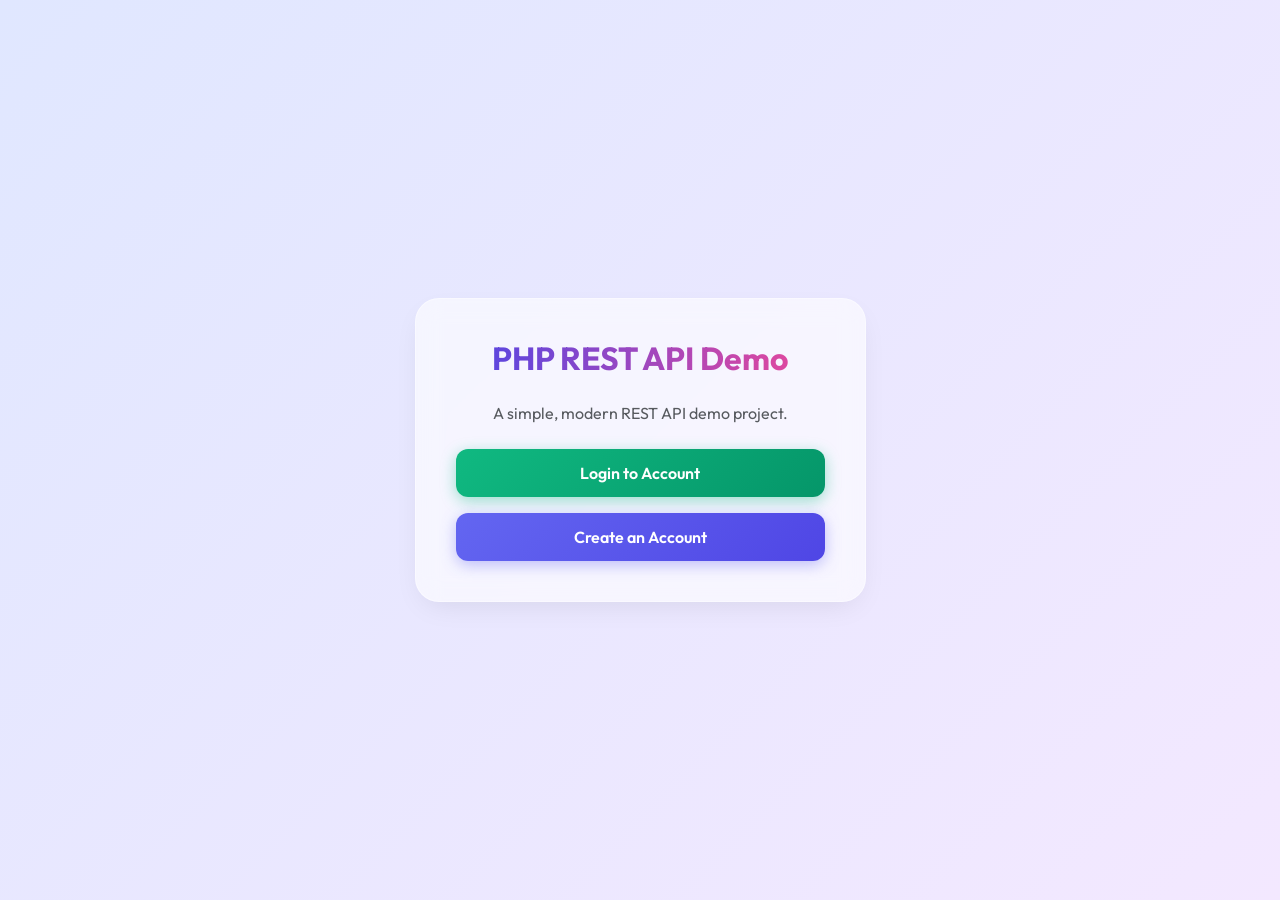
<file: 08_RESTAPI_Integration/index.html>
<!DOCTYPE html>
<html lang="en">
<head>
    <meta charset="UTF-8">
    <meta name="viewport" content="width=device-width, initial-scale=1.0">
    <title>PHP REST API Demo</title>
    <link href="https://cdn.jsdelivr.net/npm/bootstrap@5.3.3/dist/css/bootstrap.min.css" rel="stylesheet">
    <link rel="stylesheet" href="style.css">
</head>
<body>
    <div class="container py-5 text-center">
        <div class="row justify-content-center">
            <div class="col-md-6 col-lg-5">
                <div class="glass-card">
                    <h2 class="title-glow mb-4">PHP REST API Demo</h2>
                    <p class="text-muted mb-4">A simple, modern REST API demo project.</p>
                    <div class="d-grid gap-3">
                        <a href="login.html" class="btn btn-custom btn-success-custom">Login to Account</a>
                        <a href="register.html" class="btn btn-custom btn-primary-custom">Create an Account</a>
                    </div>
                </div>
            </div>
        </div>
    </div>
</body>
</html>
</file>
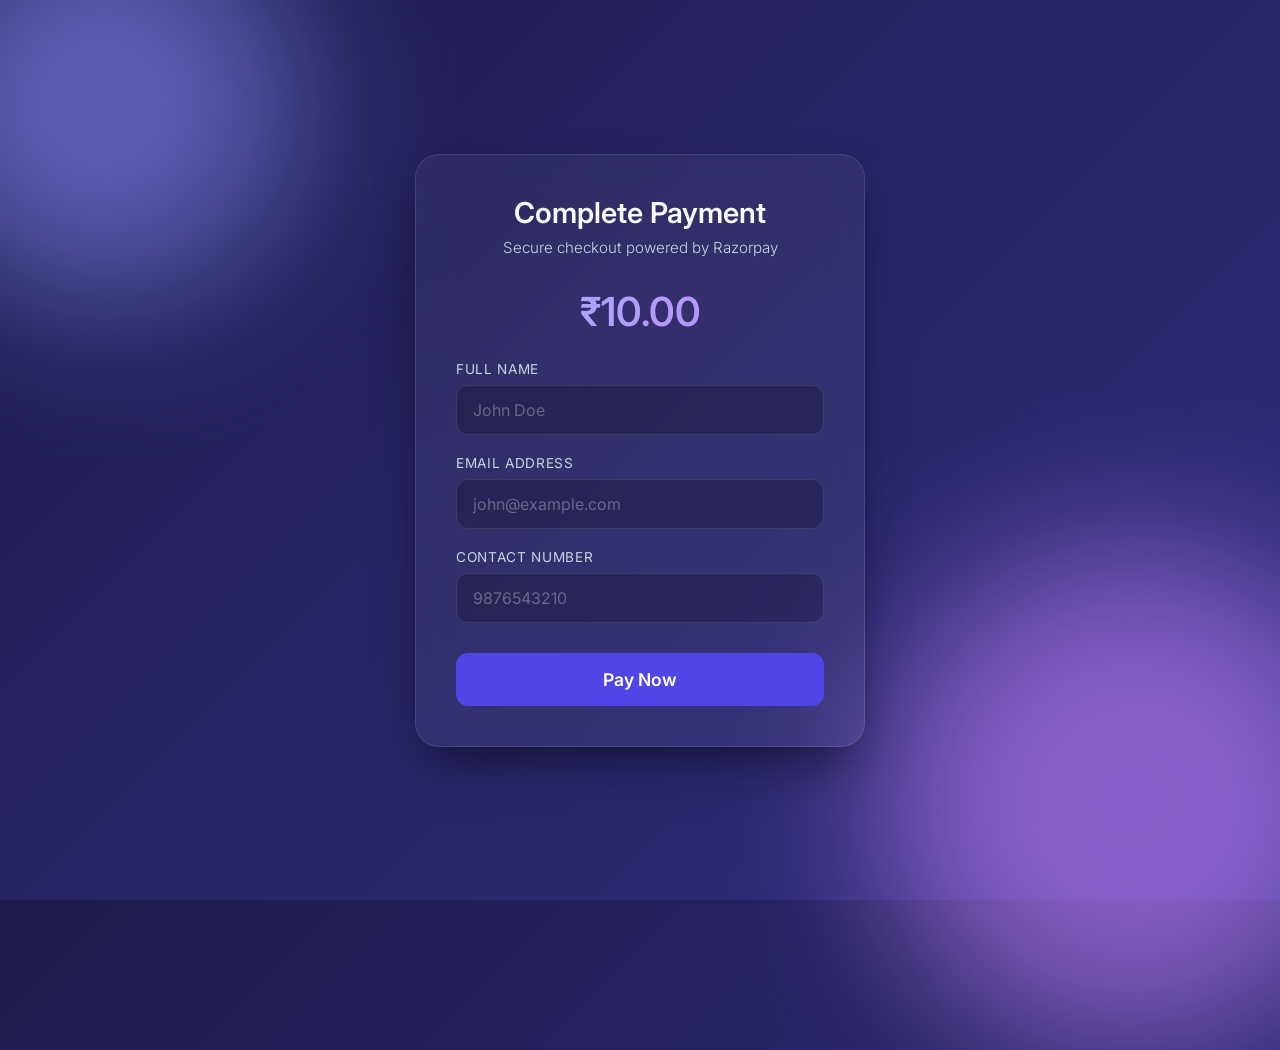
<file: 09_Razorpay_Pay_Integration/index.html>
<!DOCTYPE html>
<html lang="en">
<head>
  <meta charset="UTF-8">
  <meta name="viewport" content="width=device-width, initial-scale=1.0">
  <title>Premium Checkout</title>
  <link rel="preconnect" href="https://fonts.googleapis.com">
  <link rel="preconnect" href="https://fonts.gstatic.com" crossorigin>
  <link href="https://fonts.googleapis.com/css2?family=Inter:wght@300;400;600&display=swap" rel="stylesheet">
  <style>
    :root {
      --primary: #4f46e5;
      --primary-hover: #4338ca;
      --bg-gradient-1: #1e1b4b;
      --bg-gradient-2: #312e81;
      --glass-bg: rgba(255, 255, 255, 0.05);
      --glass-border: rgba(255, 255, 255, 0.1);
      --text-main: #f8fafc;
      --text-muted: #cbd5e1;
    }

    * {
      box-sizing: border-box;
      margin: 0;
      padding: 0;
      font-family: 'Inter', sans-serif;
    }

    body {
      background: linear-gradient(135deg, var(--bg-gradient-1), var(--bg-gradient-2));
      min-height: 100vh;
      display: flex;
      align-items: center;
      justify-content: center;
      color: var(--text-main);
      overflow: hidden;
      position: relative;
    }

    /* Animated background blobs */
    .blob {
      position: absolute;
      border-radius: 50%;
      filter: blur(80px);
      z-index: 0;
      opacity: 0.6;
      animation: float 10s infinite alternate ease-in-out;
    }
    .blob-1 {
      width: 400px;
      height: 400px;
      background: #818cf8;
      top: -100px;
      left: -100px;
    }
    .blob-2 {
      width: 500px;
      height: 500px;
      background: #c084fc;
      bottom: -150px;
      right: -100px;
      animation-delay: -5s;
    }

    @keyframes float {
      0% { transform: translate(0, 0) scale(1); }
      100% { transform: translate(30px, 50px) scale(1.1); }
    }

    .glass-card {
      background: var(--glass-bg);
      backdrop-filter: blur(16px);
      -webkit-backdrop-filter: blur(16px);
      border: 1px solid var(--glass-border);
      border-radius: 24px;
      padding: 40px;
      width: 100%;
      max-width: 450px;
      z-index: 1;
      box-shadow: 0 25px 50px -12px rgba(0, 0, 0, 0.5);
      transform: translateY(0);
      transition: transform 0.3s ease, box-shadow 0.3s ease;
    }

    .glass-card:hover {
      transform: translateY(-5px);
      box-shadow: 0 30px 60px -12px rgba(0, 0, 0, 0.6);
    }

    h2 {
      font-weight: 600;
      font-size: 1.8rem;
      margin-bottom: 8px;
      text-align: center;
    }

    p.subtitle {
      text-align: center;
      color: var(--text-muted);
      margin-bottom: 30px;
      font-weight: 300;
      font-size: 0.95rem;
    }

    .form-group {
      margin-bottom: 20px;
    }

    label {
      display: block;
      margin-bottom: 8px;
      font-size: 0.85rem;
      color: var(--text-muted);
      text-transform: uppercase;
      letter-spacing: 0.05em;
    }

    input {
      width: 100%;
      padding: 14px 16px;
      background: rgba(0, 0, 0, 0.2);
      border: 1px solid rgba(255,255,255,0.1);
      border-radius: 12px;
      color: #fff;
      font-size: 1rem;
      outline: none;
      transition: all 0.3s ease;
    }

    input::placeholder {
      color: rgba(255,255,255,0.3);
    }

    input:focus {
      border-color: #818cf8;
      box-shadow: 0 0 0 4px rgba(129, 140, 248, 0.1);
      background: rgba(0, 0, 0, 0.3);
    }

    button {
      width: 100%;
      padding: 16px;
      background: var(--primary);
      color: white;
      border: none;
      border-radius: 12px;
      font-size: 1.1rem;
      font-weight: 600;
      cursor: pointer;
      margin-top: 10px;
      transition: all 0.3s ease;
      position: relative;
      overflow: hidden;
    }

    button::after {
      content: '';
      position: absolute;
      top: 0;
      left: -100%;
      width: 100%;
      height: 100%;
      background: linear-gradient(90deg, transparent, rgba(255,255,255,0.2), transparent);
      transition: left 0.5s ease;
    }

    button:hover {
      background: var(--primary-hover);
      transform: scale(1.02);
      box-shadow: 0 10px 20px -10px var(--primary);
    }

    button:hover::after {
      left: 100%;
    }

    .price-tag {
      text-align: center;
      font-size: 2.5rem;
      font-weight: 600;
      margin-bottom: 25px;
      background: linear-gradient(to right, #a5b4fc, #c084fc);
      -webkit-background-clip: text;
      -webkit-text-fill-color: transparent;
    }
  </style>
</head>
<body>

  <div class="blob blob-1"></div>
  <div class="blob blob-2"></div>

  <div class="glass-card">
    <h2>Complete Payment</h2>
    <p class="subtitle">Secure checkout powered by Razorpay</p>
    
    <div class="price-tag">₹10.00</div>

    <form action="payment.php" method="POST">
      <div class="form-group">
        <label>Full Name</label>
        <input type="text" name="name" placeholder="John Doe" required>
      </div>
      <div class="form-group">
        <label>Email Address</label>
        <input type="email" name="email" placeholder="john@example.com" required>
      </div>
      <div class="form-group">
        <label>Contact Number</label>
        <input type="text" name="contact" placeholder="9876543210" pattern="[0-9]{10}" title="Please enter exactly 10 digits" required>
      </div>
      
      <!-- Amount in paise (1000 = ₹10) -->
      <input type="hidden" name="amount" value="1000"> 
      
      <button type="submit">Pay Now</button>
    </form>
  </div>

</body>
</html>
</file>
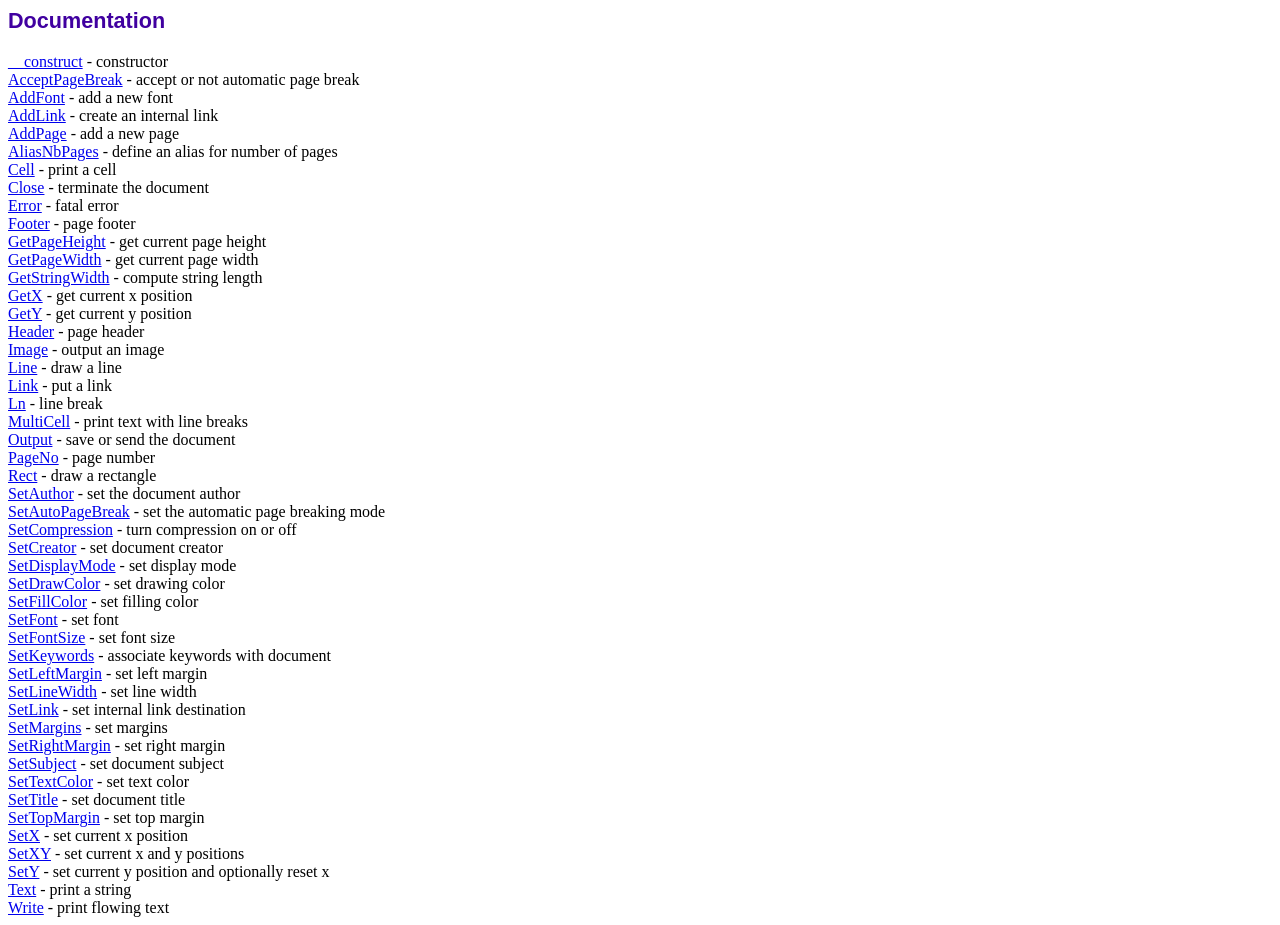
<file: 04_FPDF_PDF_Generation/fpdf19/doc/index.htm>
<!DOCTYPE html PUBLIC "-//W3C//DTD HTML 4.01 Transitional//EN">
<html>
<head>
<meta http-equiv="Content-Type" content="text/html; charset=UTF-8">
<title>Documentation</title>
<link type="text/css" rel="stylesheet" href="../fpdf.css">
</head>
<body>
<h1>Documentation</h1>
<a href="__construct.htm">__construct</a> - constructor<br>
<a href="acceptpagebreak.htm">AcceptPageBreak</a> - accept or not automatic page break<br>
<a href="addfont.htm">AddFont</a> - add a new font<br>
<a href="addlink.htm">AddLink</a> - create an internal link<br>
<a href="addpage.htm">AddPage</a> - add a new page<br>
<a href="aliasnbpages.htm">AliasNbPages</a> - define an alias for number of pages<br>
<a href="cell.htm">Cell</a> - print a cell<br>
<a href="close.htm">Close</a> - terminate the document<br>
<a href="error.htm">Error</a> - fatal error<br>
<a href="footer.htm">Footer</a> - page footer<br>
<a href="getpageheight.htm">GetPageHeight</a> - get current page height<br>
<a href="getpagewidth.htm">GetPageWidth</a> - get current page width<br>
<a href="getstringwidth.htm">GetStringWidth</a> - compute string length<br>
<a href="getx.htm">GetX</a> - get current x position<br>
<a href="gety.htm">GetY</a> - get current y position<br>
<a href="header.htm">Header</a> - page header<br>
<a href="image.htm">Image</a> - output an image<br>
<a href="line.htm">Line</a> - draw a line<br>
<a href="link.htm">Link</a> - put a link<br>
<a href="ln.htm">Ln</a> - line break<br>
<a href="multicell.htm">MultiCell</a> - print text with line breaks<br>
<a href="output.htm">Output</a> - save or send the document<br>
<a href="pageno.htm">PageNo</a> - page number<br>
<a href="rect.htm">Rect</a> - draw a rectangle<br>
<a href="setauthor.htm">SetAuthor</a> - set the document author<br>
<a href="setautopagebreak.htm">SetAutoPageBreak</a> - set the automatic page breaking mode<br>
<a href="setcompression.htm">SetCompression</a> - turn compression on or off<br>
<a href="setcreator.htm">SetCreator</a> - set document creator<br>
<a href="setdisplaymode.htm">SetDisplayMode</a> - set display mode<br>
<a href="setdrawcolor.htm">SetDrawColor</a> - set drawing color<br>
<a href="setfillcolor.htm">SetFillColor</a> - set filling color<br>
<a href="setfont.htm">SetFont</a> - set font<br>
<a href="setfontsize.htm">SetFontSize</a> - set font size<br>
<a href="setkeywords.htm">SetKeywords</a> - associate keywords with document<br>
<a href="setleftmargin.htm">SetLeftMargin</a> - set left margin<br>
<a href="setlinewidth.htm">SetLineWidth</a> - set line width<br>
<a href="setlink.htm">SetLink</a> - set internal link destination<br>
<a href="setmargins.htm">SetMargins</a> - set margins<br>
<a href="setrightmargin.htm">SetRightMargin</a> - set right margin<br>
<a href="setsubject.htm">SetSubject</a> - set document subject<br>
<a href="settextcolor.htm">SetTextColor</a> - set text color<br>
<a href="settitle.htm">SetTitle</a> - set document title<br>
<a href="settopmargin.htm">SetTopMargin</a> - set top margin<br>
<a href="setx.htm">SetX</a> - set current x position<br>
<a href="setxy.htm">SetXY</a> - set current x and y positions<br>
<a href="sety.htm">SetY</a> - set current y position and optionally reset x<br>
<a href="text.htm">Text</a> - print a string<br>
<a href="write.htm">Write</a> - print flowing text<br>
</body>
</html>
</file>
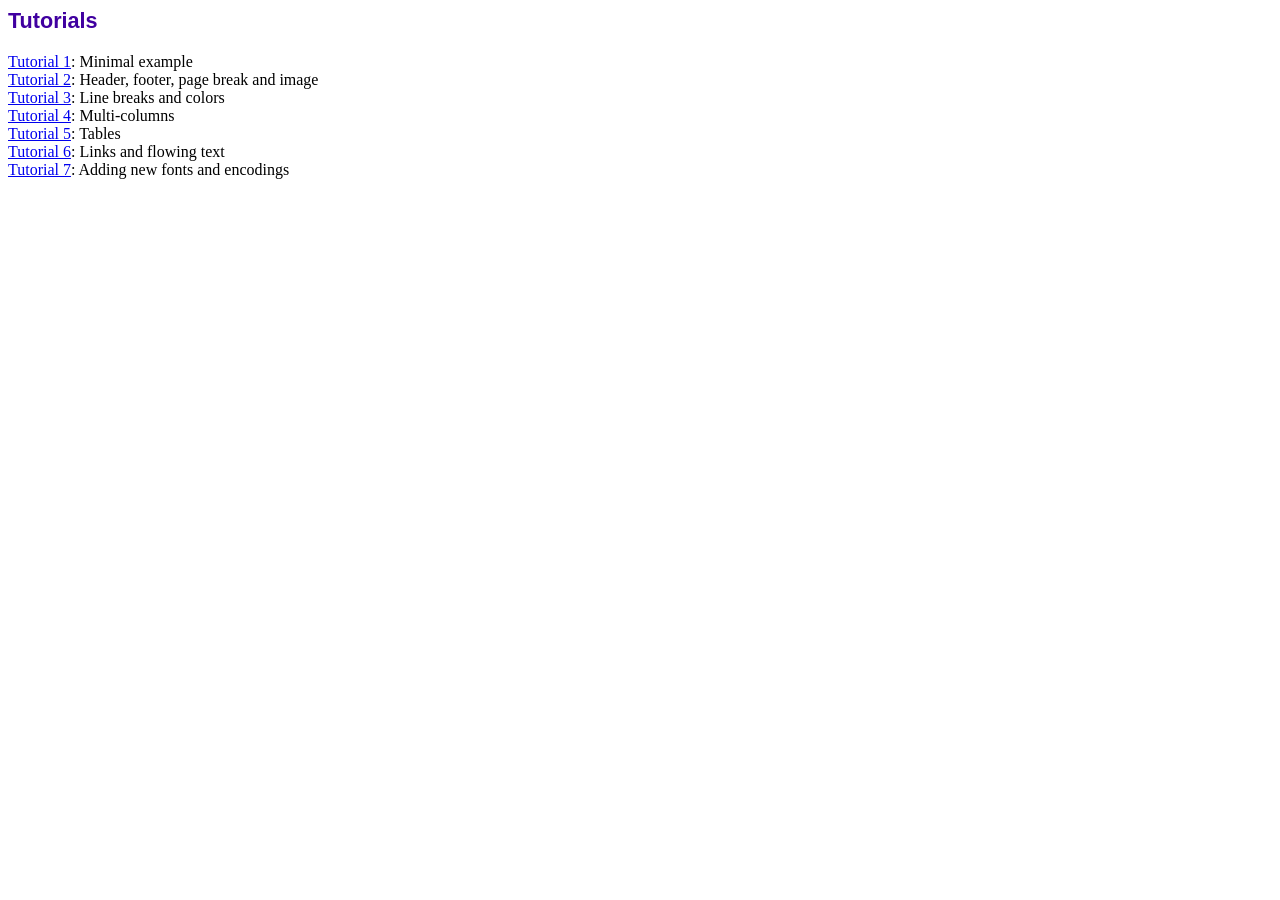
<file: 04_FPDF_PDF_Generation/fpdf19/tutorial/index.htm>
<!DOCTYPE html PUBLIC "-//W3C//DTD HTML 4.01 Transitional//EN">
<html>
<head>
<meta http-equiv="Content-Type" content="text/html; charset=UTF-8">
<title>Tutorials</title>
<link type="text/css" rel="stylesheet" href="../fpdf.css">
</head>
<body>
<h1>Tutorials</h1>
<ul style="list-style-type:none; margin-left:0; padding-left:0">
<li><a href="tuto1.htm">Tutorial 1</a>: Minimal example</li>
<li><a href="tuto2.htm">Tutorial 2</a>: Header, footer, page break and image</li>
<li><a href="tuto3.htm">Tutorial 3</a>: Line breaks and colors</li>
<li><a href="tuto4.htm">Tutorial 4</a>: Multi-columns</li>
<li><a href="tuto5.htm">Tutorial 5</a>: Tables</li>
<li><a href="tuto6.htm">Tutorial 6</a>: Links and flowing text</li>
<li><a href="tuto7.htm">Tutorial 7</a>: Adding new fonts and encodings</li>
</ul>
</body>
</html>
</file>
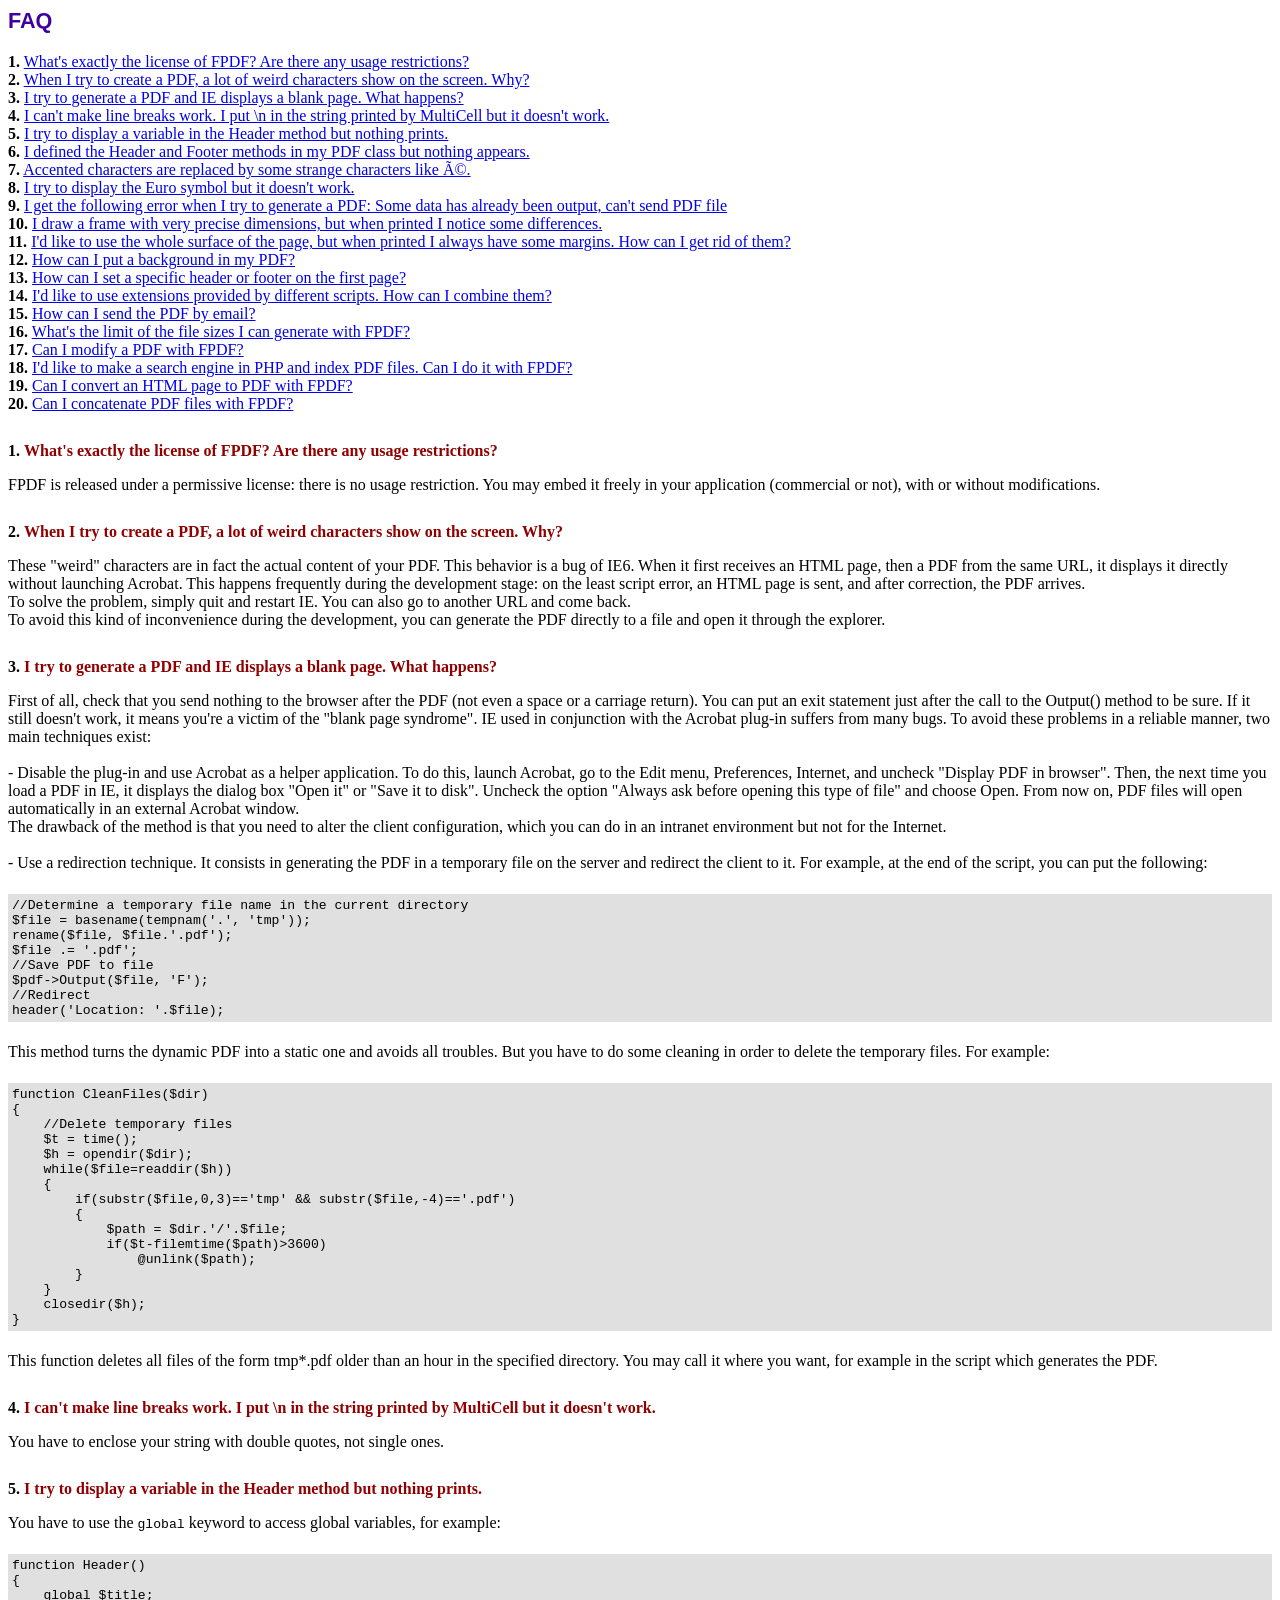
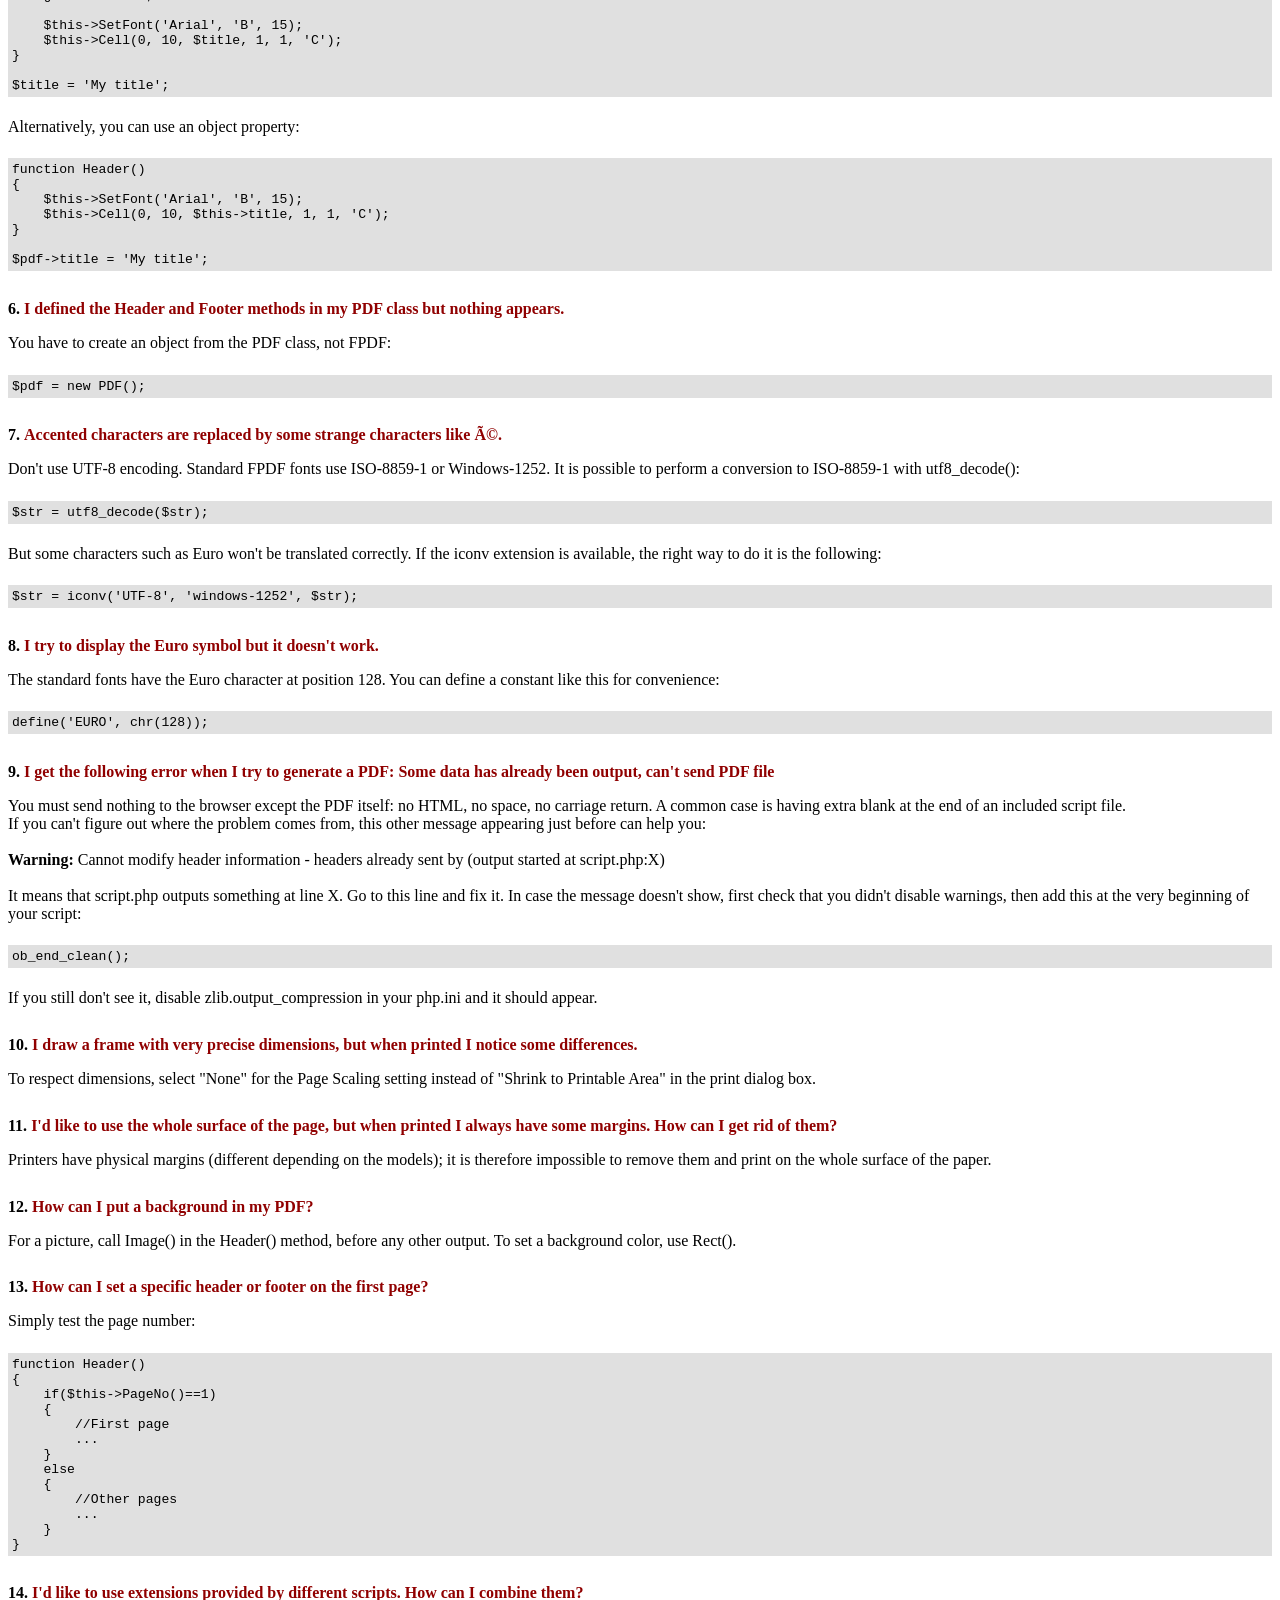
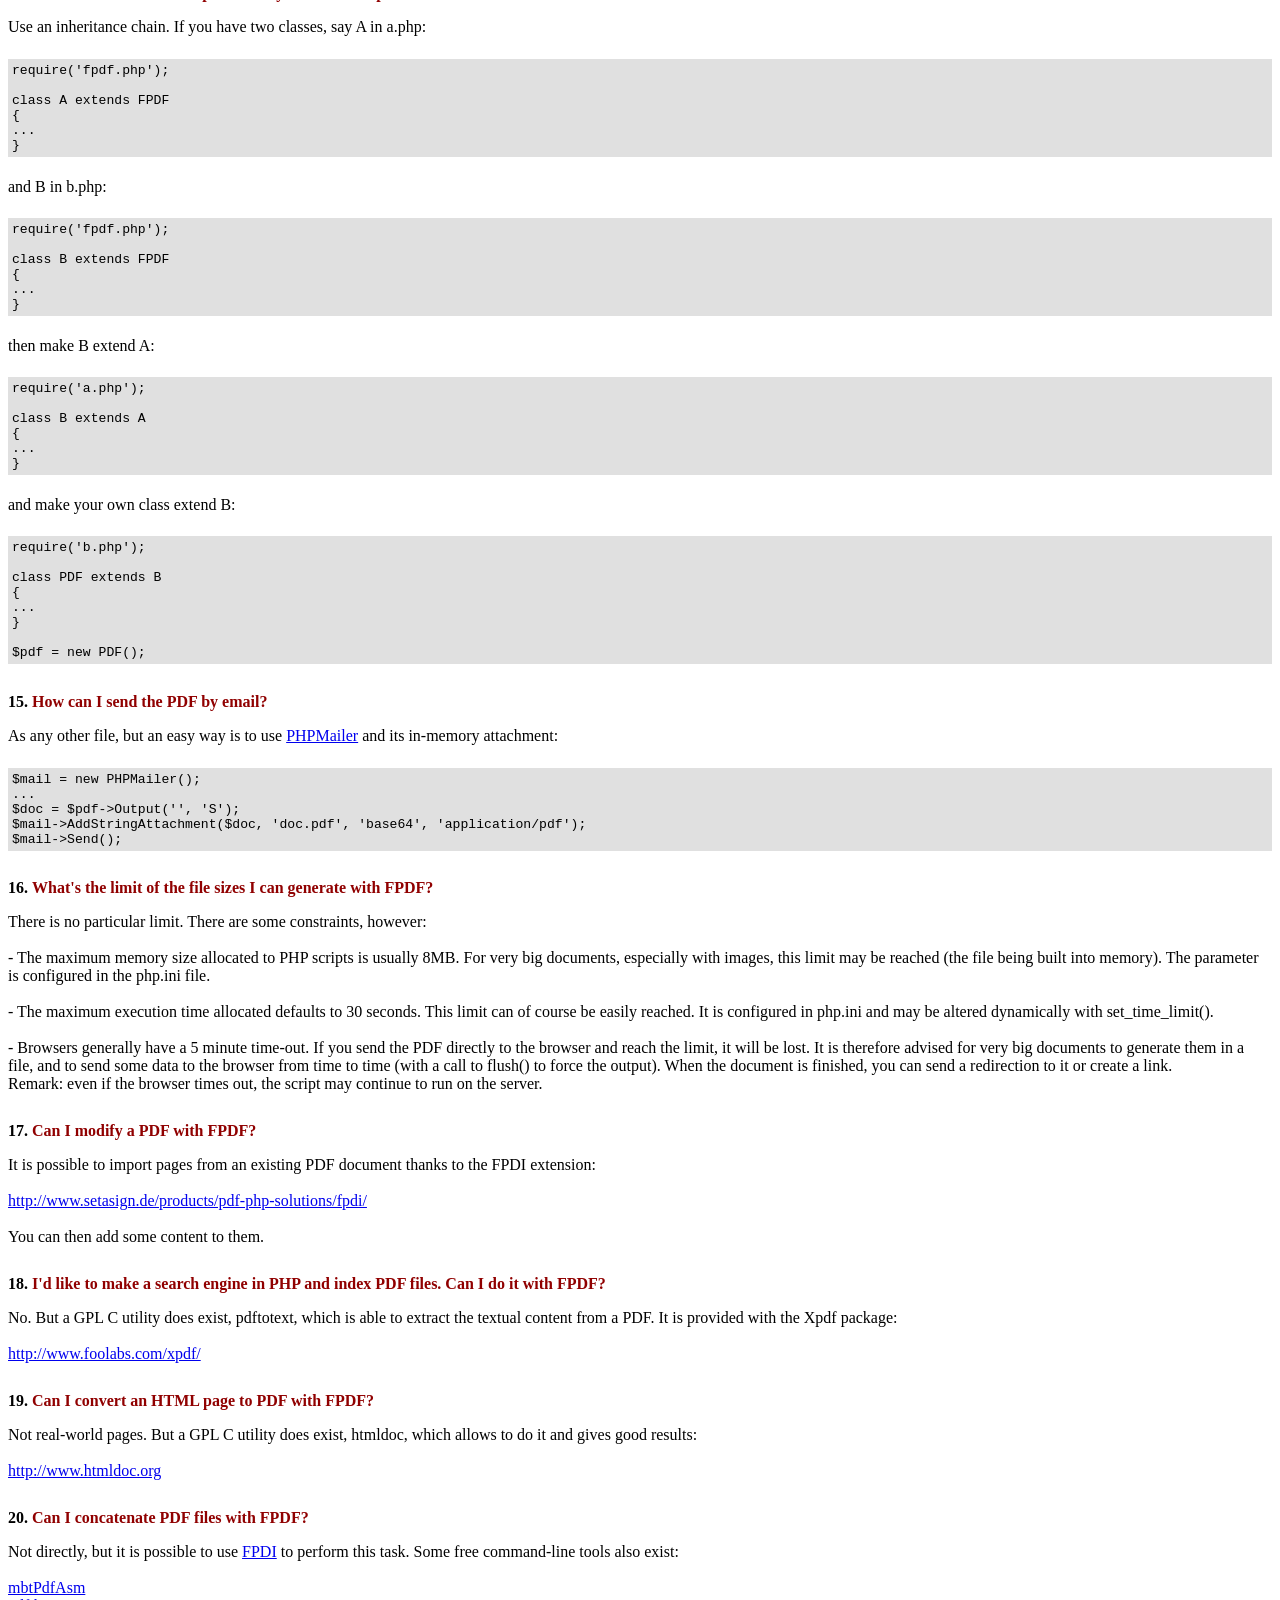
<file: 04_FPDF_PDF_Generation/FAQ.htm>
<!DOCTYPE html PUBLIC "-//W3C//DTD HTML 4.01 Transitional//EN">
<html>
<head>
<meta http-equiv="Content-Type" content="text/html; charset=ISO-8859-1">
<title>FAQ</title>
<link type="text/css" rel="stylesheet" href="fpdf.css">
<style type="text/css">
ul {list-style-type:none; margin:0; padding:0}
ul#answers li {margin-top:1.8em}
.question {font-weight:bold; color:#900000}
</style>
</head>
<body>
<h1>FAQ</h1>
<ul>
<li><b>1.</b> <a href='#q1'>What's exactly the license of FPDF? Are there any usage restrictions?</a></li>
<li><b>2.</b> <a href='#q2'>When I try to create a PDF, a lot of weird characters show on the screen. Why?</a></li>
<li><b>3.</b> <a href='#q3'>I try to generate a PDF and IE displays a blank page. What happens?</a></li>
<li><b>4.</b> <a href='#q4'>I can't make line breaks work. I put \n in the string printed by MultiCell but it doesn't work.</a></li>
<li><b>5.</b> <a href='#q5'>I try to display a variable in the Header method but nothing prints.</a></li>
<li><b>6.</b> <a href='#q6'>I defined the Header and Footer methods in my PDF class but nothing appears.</a></li>
<li><b>7.</b> <a href='#q7'>Accented characters are replaced by some strange characters like é.</a></li>
<li><b>8.</b> <a href='#q8'>I try to display the Euro symbol but it doesn't work.</a></li>
<li><b>9.</b> <a href='#q9'>I get the following error when I try to generate a PDF: Some data has already been output, can't send PDF file</a></li>
<li><b>10.</b> <a href='#q10'>I draw a frame with very precise dimensions, but when printed I notice some differences.</a></li>
<li><b>11.</b> <a href='#q11'>I'd like to use the whole surface of the page, but when printed I always have some margins. How can I get rid of them?</a></li>
<li><b>12.</b> <a href='#q12'>How can I put a background in my PDF?</a></li>
<li><b>13.</b> <a href='#q13'>How can I set a specific header or footer on the first page?</a></li>
<li><b>14.</b> <a href='#q14'>I'd like to use extensions provided by different scripts. How can I combine them?</a></li>
<li><b>15.</b> <a href='#q15'>How can I send the PDF by email?</a></li>
<li><b>16.</b> <a href='#q16'>What's the limit of the file sizes I can generate with FPDF?</a></li>
<li><b>17.</b> <a href='#q17'>Can I modify a PDF with FPDF?</a></li>
<li><b>18.</b> <a href='#q18'>I'd like to make a search engine in PHP and index PDF files. Can I do it with FPDF?</a></li>
<li><b>19.</b> <a href='#q19'>Can I convert an HTML page to PDF with FPDF?</a></li>
<li><b>20.</b> <a href='#q20'>Can I concatenate PDF files with FPDF?</a></li>
</ul>

<ul id='answers'>
<li id='q1'>
<p><b>1.</b> <span class='question'>What's exactly the license of FPDF? Are there any usage restrictions?</span></p>
FPDF is released under a permissive license: there is no usage restriction. You may embed it
freely in your application (commercial or not), with or without modifications.
</li>

<li id='q2'>
<p><b>2.</b> <span class='question'>When I try to create a PDF, a lot of weird characters show on the screen. Why?</span></p>
These "weird" characters are in fact the actual content of your PDF. This behavior is a bug of
IE6. When it first receives an HTML page, then a PDF from the same URL, it displays it directly
without launching Acrobat. This happens frequently during the development stage: on the least
script error, an HTML page is sent, and after correction, the PDF arrives.
<br>
To solve the problem, simply quit and restart IE. You can also go to another URL and come
back.
<br>
To avoid this kind of inconvenience during the development, you can generate the PDF directly
to a file and open it through the explorer.
</li>

<li id='q3'>
<p><b>3.</b> <span class='question'>I try to generate a PDF and IE displays a blank page. What happens?</span></p>
First of all, check that you send nothing to the browser after the PDF (not even a space or a
carriage return). You can put an exit statement just after the call to the Output() method to
be sure. If it still doesn't work, it means you're a victim of the "blank page syndrome". IE
used in conjunction with the Acrobat plug-in suffers from many bugs. To avoid these problems
in a reliable manner, two main techniques exist:
<br>
<br>
- Disable the plug-in and use Acrobat as a helper application. To do this, launch Acrobat, go
to the Edit menu, Preferences, Internet, and uncheck "Display PDF in browser". Then, the next
time you load a PDF in IE, it displays the dialog box "Open it" or "Save it to disk". Uncheck
the option "Always ask before opening this type of file" and choose Open. From now on, PDF files
will open automatically in an external Acrobat window.
<br>
The drawback of the method is that you need to alter the client configuration, which you can do
in an intranet environment but not for the Internet.
<br>
<br>
- Use a redirection technique. It consists in generating the PDF in a temporary file on the server
and redirect the client to it. For example, at the end of the script, you can put the following:
<div class="doc-source">
<pre><code>//Determine a temporary file name in the current directory
$file = basename(tempnam('.', 'tmp'));
rename($file, $file.'.pdf');
$file .= '.pdf';
//Save PDF to file
$pdf-&gt;Output($file, 'F');
//Redirect
header('Location: '.$file);</code></pre>
</div>
This method turns the dynamic PDF into a static one and avoids all troubles. But you have to do
some cleaning in order to delete the temporary files. For example:
<div class="doc-source">
<pre><code>function CleanFiles($dir)
{
    //Delete temporary files
    $t = time();
    $h = opendir($dir);
    while($file=readdir($h))
    {
        if(substr($file,0,3)=='tmp' &amp;&amp; substr($file,-4)=='.pdf')
        {
            $path = $dir.'/'.$file;
            if($t-filemtime($path)&gt;3600)
                @unlink($path);
        }
    }
    closedir($h);
}</code></pre>
</div>
This function deletes all files of the form tmp*.pdf older than an hour in the specified
directory. You may call it where you want, for example in the script which generates the PDF.
</li>

<li id='q4'>
<p><b>4.</b> <span class='question'>I can't make line breaks work. I put \n in the string printed by MultiCell but it doesn't work.</span></p>
You have to enclose your string with double quotes, not single ones.
</li>

<li id='q5'>
<p><b>5.</b> <span class='question'>I try to display a variable in the Header method but nothing prints.</span></p>
You have to use the <code>global</code> keyword to access global variables, for example:
<div class="doc-source">
<pre><code>function Header()
{
    global $title;

    $this-&gt;SetFont('Arial', 'B', 15);
    $this-&gt;Cell(0, 10, $title, 1, 1, 'C');
}

$title = 'My title';</code></pre>
</div>
Alternatively, you can use an object property:
<div class="doc-source">
<pre><code>function Header()
{
    $this-&gt;SetFont('Arial', 'B', 15);
    $this-&gt;Cell(0, 10, $this-&gt;title, 1, 1, 'C');
}

$pdf-&gt;title = 'My title';</code></pre>
</div>
</li>

<li id='q6'>
<p><b>6.</b> <span class='question'>I defined the Header and Footer methods in my PDF class but nothing appears.</span></p>
You have to create an object from the PDF class, not FPDF:
<div class="doc-source">
<pre><code>$pdf = new PDF();</code></pre>
</div>
</li>

<li id='q7'>
<p><b>7.</b> <span class='question'>Accented characters are replaced by some strange characters like é.</span></p>
Don't use UTF-8 encoding. Standard FPDF fonts use ISO-8859-1 or Windows-1252.
It is possible to perform a conversion to ISO-8859-1 with utf8_decode():
<div class="doc-source">
<pre><code>$str = utf8_decode($str);</code></pre>
</div>
But some characters such as Euro won't be translated correctly. If the iconv extension is available, the
right way to do it is the following:
<div class="doc-source">
<pre><code>$str = iconv('UTF-8', 'windows-1252', $str);</code></pre>
</div>
</li>

<li id='q8'>
<p><b>8.</b> <span class='question'>I try to display the Euro symbol but it doesn't work.</span></p>
The standard fonts have the Euro character at position 128. You can define a constant like this
for convenience:
<div class="doc-source">
<pre><code>define('EURO', chr(128));</code></pre>
</div>
</li>

<li id='q9'>
<p><b>9.</b> <span class='question'>I get the following error when I try to generate a PDF: Some data has already been output, can't send PDF file</span></p>
You must send nothing to the browser except the PDF itself: no HTML, no space, no carriage return. A common
case is having extra blank at the end of an included script file.<br>
If you can't figure out where the problem comes from, this other message appearing just before can help you:<br>
<br>
<b>Warning:</b> Cannot modify header information - headers already sent by (output started at script.php:X)<br>
<br>
It means that script.php outputs something at line X. Go to this line and fix it.
In case the message doesn't show, first check that you didn't disable warnings, then add this at the very
beginning of your script:
<div class="doc-source">
<pre><code>ob_end_clean();</code></pre>
</div>
If you still don't see it, disable zlib.output_compression in your php.ini and it should appear.
</li>

<li id='q10'>
<p><b>10.</b> <span class='question'>I draw a frame with very precise dimensions, but when printed I notice some differences.</span></p>
To respect dimensions, select "None" for the Page Scaling setting instead of "Shrink to Printable Area" in the print dialog box.
</li>

<li id='q11'>
<p><b>11.</b> <span class='question'>I'd like to use the whole surface of the page, but when printed I always have some margins. How can I get rid of them?</span></p>
Printers have physical margins (different depending on the models); it is therefore impossible to remove
them and print on the whole surface of the paper.
</li>

<li id='q12'>
<p><b>12.</b> <span class='question'>How can I put a background in my PDF?</span></p>
For a picture, call Image() in the Header() method, before any other output. To set a background color, use Rect().
</li>

<li id='q13'>
<p><b>13.</b> <span class='question'>How can I set a specific header or footer on the first page?</span></p>
Simply test the page number:
<div class="doc-source">
<pre><code>function Header()
{
    if($this-&gt;PageNo()==1)
    {
        //First page
        ...
    }
    else
    {
        //Other pages
        ...
    }
}</code></pre>
</div>
</li>

<li id='q14'>
<p><b>14.</b> <span class='question'>I'd like to use extensions provided by different scripts. How can I combine them?</span></p>
Use an inheritance chain. If you have two classes, say A in a.php:
<div class="doc-source">
<pre><code>require('fpdf.php');

class A extends FPDF
{
...
}</code></pre>
</div>
and B in b.php:
<div class="doc-source">
<pre><code>require('fpdf.php');

class B extends FPDF
{
...
}</code></pre>
</div>
then make B extend A:
<div class="doc-source">
<pre><code>require('a.php');

class B extends A
{
...
}</code></pre>
</div>
and make your own class extend B:
<div class="doc-source">
<pre><code>require('b.php');

class PDF extends B
{
...
}

$pdf = new PDF();</code></pre>
</div>
</li>

<li id='q15'>
<p><b>15.</b> <span class='question'>How can I send the PDF by email?</span></p>
As any other file, but an easy way is to use <a href="http://phpmailer.codeworxtech.com">PHPMailer</a> and
its in-memory attachment:
<div class="doc-source">
<pre><code>$mail = new PHPMailer();
...
$doc = $pdf-&gt;Output('', 'S');
$mail-&gt;AddStringAttachment($doc, 'doc.pdf', 'base64', 'application/pdf');
$mail-&gt;Send();</code></pre>
</div>
</li>

<li id='q16'>
<p><b>16.</b> <span class='question'>What's the limit of the file sizes I can generate with FPDF?</span></p>
There is no particular limit. There are some constraints, however:
<br>
<br>
- The maximum memory size allocated to PHP scripts is usually 8MB. For very big documents,
especially with images, this limit may be reached (the file being built into memory). The
parameter is configured in the php.ini file.
<br>
<br>
- The maximum execution time allocated defaults to 30 seconds. This limit can of course be easily
reached. It is configured in php.ini and may be altered dynamically with set_time_limit().
<br>
<br>
- Browsers generally have a 5 minute time-out. If you send the PDF directly to the browser and
reach the limit, it will be lost. It is therefore advised for very big documents to
generate them in a file, and to send some data to the browser from time to time (with a call
to flush() to force the output). When the document is finished, you can send a redirection to
it or create a link.
<br>
Remark: even if the browser times out, the script may continue to run on the server.
</li>

<li id='q17'>
<p><b>17.</b> <span class='question'>Can I modify a PDF with FPDF?</span></p>
It is possible to import pages from an existing PDF document thanks to the FPDI extension:<br>
<br>
<a href="http://www.setasign.de/products/pdf-php-solutions/fpdi/" target="_blank">http://www.setasign.de/products/pdf-php-solutions/fpdi/</a><br>
<br>
You can then add some content to them.
</li>

<li id='q18'>
<p><b>18.</b> <span class='question'>I'd like to make a search engine in PHP and index PDF files. Can I do it with FPDF?</span></p>
No. But a GPL C utility does exist, pdftotext, which is able to extract the textual content from
a PDF. It is provided with the Xpdf package:<br>
<br>
<a href="http://www.foolabs.com/xpdf/" target="_blank">http://www.foolabs.com/xpdf/</a>
</li>

<li id='q19'>
<p><b>19.</b> <span class='question'>Can I convert an HTML page to PDF with FPDF?</span></p>
Not real-world pages. But a GPL C utility does exist, htmldoc, which allows to do it and gives good results:<br>
<br>
<a href="http://www.htmldoc.org" target="_blank">http://www.htmldoc.org</a>
</li>

<li id='q20'>
<p><b>20.</b> <span class='question'>Can I concatenate PDF files with FPDF?</span></p>
Not directly, but it is possible to use <a href="http://www.setasign.de/products/pdf-php-solutions/fpdi/demos/concatenate-fake/" target="_blank">FPDI</a>
to perform this task. Some free command-line tools also exist:<br>
<br>
<a href="http://thierry.schmit.free.fr/spip/spip.php?article15&amp;lang=en" target="_blank">mbtPdfAsm</a><br>
<a href="http://www.accesspdf.com/pdftk/" target="_blank">pdftk</a>
</li>
</ul>
</body>
</html>
</file>
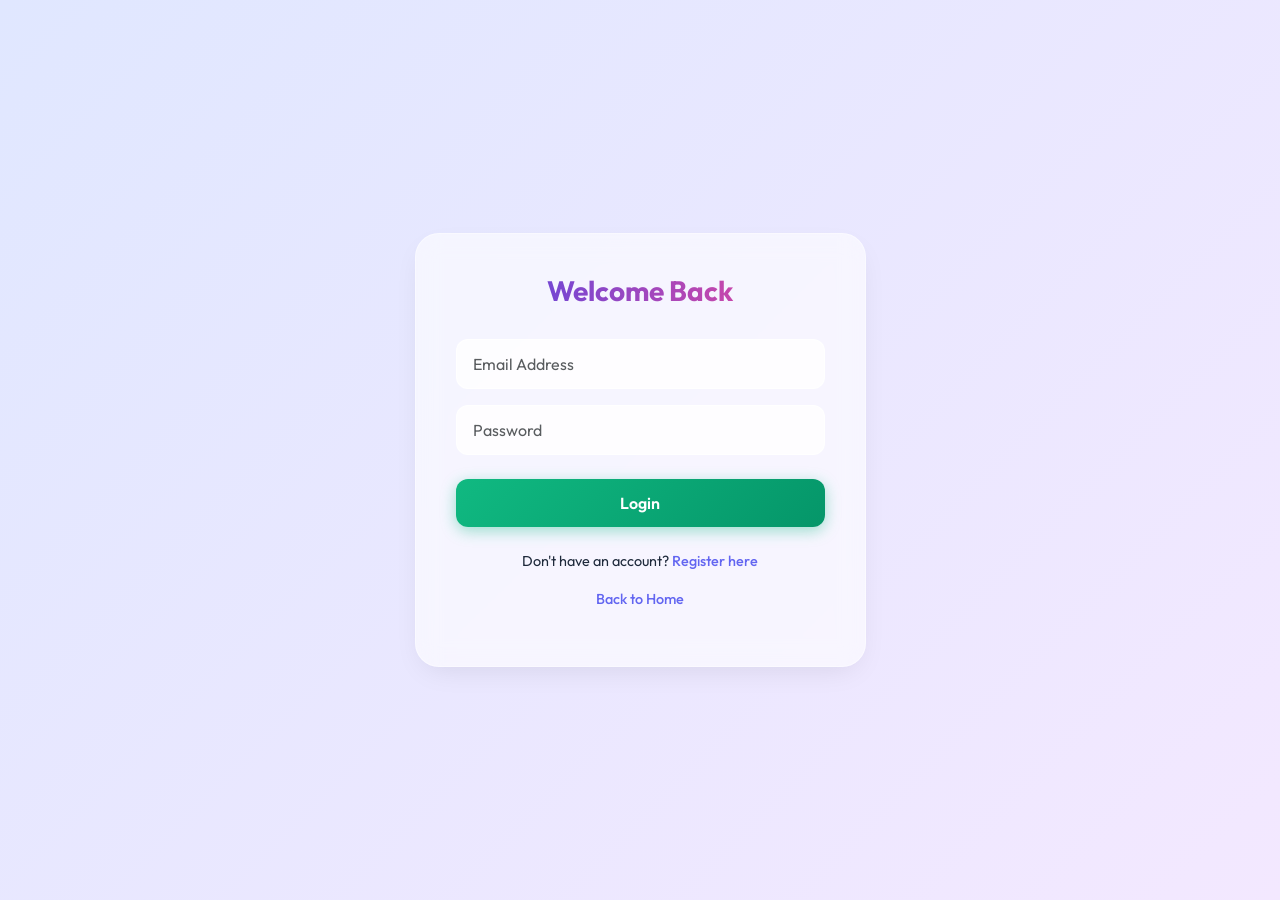
<file: 08_RESTAPI_Integration/login.html>
<!DOCTYPE html>
<html lang="en">
<head>
    <meta charset="UTF-8">
    <meta name="viewport" content="width=device-width, initial-scale=1.0">
    <title>Login - API Demo</title>
    <link href="https://cdn.jsdelivr.net/npm/bootstrap@5.3.3/dist/css/bootstrap.min.css" rel="stylesheet">
    <link rel="stylesheet" href="style.css">
</head>
<body>
    <div aria-live="polite" aria-atomic="true" class="position-relative">
        <div id="toastContainer" class="toast-container">
            <div id="loginToast" class="toast align-items-center text-bg-success border-0" role="alert" aria-live="assertive" aria-atomic="true" data-bs-delay="3000">
                <div class="d-flex">
                    <div class="toast-body" id="toastMsg">
                        Login Successful!
                    </div>
                    <button type="button" class="btn-close btn-close-white me-2 m-auto" data-bs-dismiss="toast" aria-label="Close"></button>
                </div>
            </div>
        </div>
    </div>

    <div class="container py-5">
        <div class="row justify-content-center">
            <div class="col-md-6 col-lg-5">
                <div class="glass-card">
                    <h3 class="title-glow text-center">Welcome Back</h3>
                    <form id="frm">
                        <div class="mb-3">
                            <input type="email" class="form-control" id="email" placeholder="Email Address" required>
                        </div>
                        <div class="mb-4">
                            <input type="password" class="form-control" id="password" placeholder="Password" required>
                        </div>
                        <button class="btn btn-custom btn-success-custom w-100">Login</button>
                    </form>
                    <div id="msg" class="text-center mt-3 text-danger small"></div>
                    
                    <!-- Pre block to show original API response data (optional but good for debugging API) -->
                    <pre id="apiResponse" class="mt-3 p-3 bg-light rounded d-none" style="font-size: 0.8rem; overflow-x: auto; text-align: left;"></pre>

                    <div class="nav-links">
                        <p>Don't have an account? <a href="register.html">Register here</a></p>
                        <p><a href="index.html">Back to Home</a></p>
                    </div>
                </div>
            </div>
        </div>
    </div>

    <script src="https://cdn.jsdelivr.net/npm/bootstrap@5.3.3/dist/js/bootstrap.bundle.min.js"></script>
    <script>
        document.getElementById('frm').onsubmit = async (e) => {
            e.preventDefault();
            const msgDiv = document.getElementById('msg');
            const apiRespDiv = document.getElementById('apiResponse');
            msgDiv.textContent = '';
            apiRespDiv.classList.add('d-none');
            
            try {
                let r = await fetch('api/login.php', {
                    method: 'POST',
                    headers: { 'Content-Type': 'application/json' },
                    body: JSON.stringify({
                        email: document.getElementById('email').value,
                        password: document.getElementById('password').value
                    })
                });
                
                let data = await r.json();
                
                // Show raw API response for demo purposes
                apiRespDiv.classList.remove('d-none');
                apiRespDiv.textContent = JSON.stringify(data, null, 2);
                
                if (data.status) {
                    // Show success toast with 3 second timeout
                    document.getElementById('toastMsg').textContent = data.message || 'Login Successful!';
                    const toastElement = document.getElementById('loginToast');
                    const toast = new bootstrap.Toast(toastElement);
                    toast.show();
                    
                    // You can perform an action here after 3 seconds
                    setTimeout(() => {
                        // Example: window.location.href = 'index.html';
                    }, 3000);
                } else {
                    msgDiv.textContent = data.message || 'Login failed.';
                }
            } catch (error) {
                msgDiv.textContent = 'An error occurred connecting to the API.';
                console.error(error);
            }
        }
    </script>
</body>
</html>
</file>
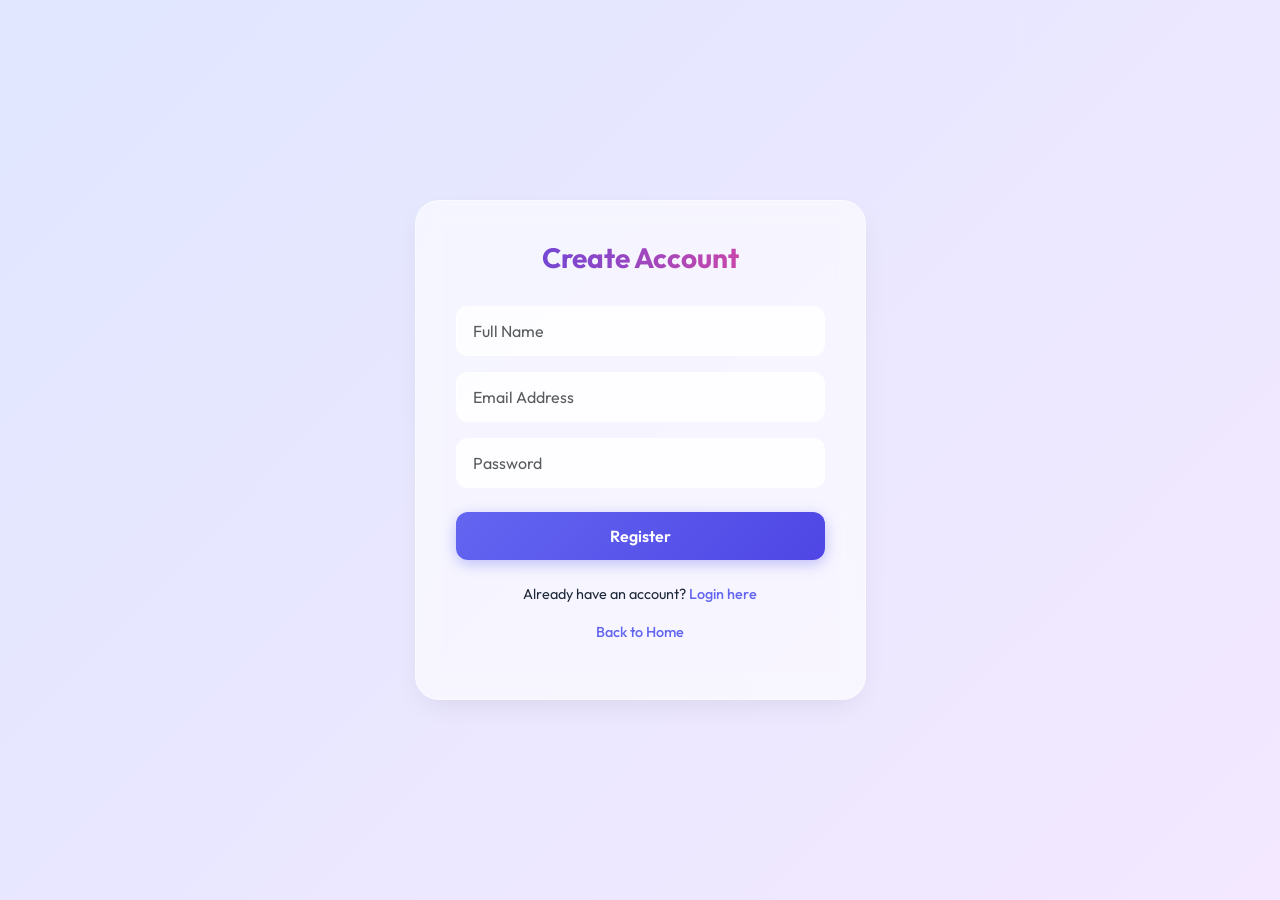
<file: 08_RESTAPI_Integration/register.html>
<!DOCTYPE html>
<html lang="en">
<head>
    <meta charset="UTF-8">
    <meta name="viewport" content="width=device-width, initial-scale=1.0">
    <title>Register - API Demo</title>
    <link href="https://cdn.jsdelivr.net/npm/bootstrap@5.3.3/dist/css/bootstrap.min.css" rel="stylesheet">
    <link rel="stylesheet" href="style.css">
</head>
<body>
    <div class="container py-5">
        <div class="row justify-content-center">
            <div class="col-md-6 col-lg-5">
                <div class="glass-card">
                    <h3 class="title-glow text-center">Create Account</h3>
                    <form id="frm">
                        <div class="mb-3">
                            <input type="text" class="form-control" id="fullname" placeholder="Full Name" required>
                        </div>
                        <div class="mb-3">
                            <input type="email" class="form-control" id="email" placeholder="Email Address" required>
                        </div>
                        <div class="mb-4">
                            <input type="password" class="form-control" id="password" placeholder="Password" required>
                        </div>
                        <button class="btn btn-custom btn-primary-custom w-100">Register</button>
                    </form>
                    
                    <div id="msg" class="text-center mt-3 text-danger small"></div>
                    
                    <!-- Pre block to show original API response data -->
                    <pre id="apiResponse" class="mt-3 p-3 bg-light rounded d-none" style="font-size: 0.8rem; overflow-x: auto; text-align: left;"></pre>

                    <div class="nav-links">
                        <p>Already have an account? <a href="login.html">Login here</a></p>
                        <p><a href="index.html">Back to Home</a></p>
                    </div>
                </div>
            </div>
        </div>
    </div>

    <script>
        document.getElementById('frm').onsubmit = async (e) => {
            e.preventDefault();
            const msgDiv = document.getElementById('msg');
            const apiRespDiv = document.getElementById('apiResponse');
            msgDiv.textContent = '';
            apiRespDiv.classList.add('d-none');
            
            try {
                let r = await fetch('api/register.php', {
                    method: 'POST',
                    headers: { 'Content-Type': 'application/json' },
                    body: JSON.stringify({
                        fullname: document.getElementById('fullname').value,
                        email: document.getElementById('email').value,
                        password: document.getElementById('password').value
                    })
                });
                
                let data = await r.json();
                
                apiRespDiv.classList.remove('d-none');
                apiRespDiv.textContent = JSON.stringify(data, null, 2);
                
                if(data.status) {
                    apiRespDiv.classList.remove('bg-light');
                    apiRespDiv.classList.add('bg-success', 'text-white', 'bg-opacity-75');
                } else {
                    apiRespDiv.classList.remove('bg-success', 'text-white', 'bg-opacity-75');
                    apiRespDiv.classList.add('bg-light');
                }
                
            } catch (error) {
                msgDiv.textContent = 'An error occurred connecting to the API.';
                console.error(error);
            }
        }
    </script>
</body>
</html>
</file>
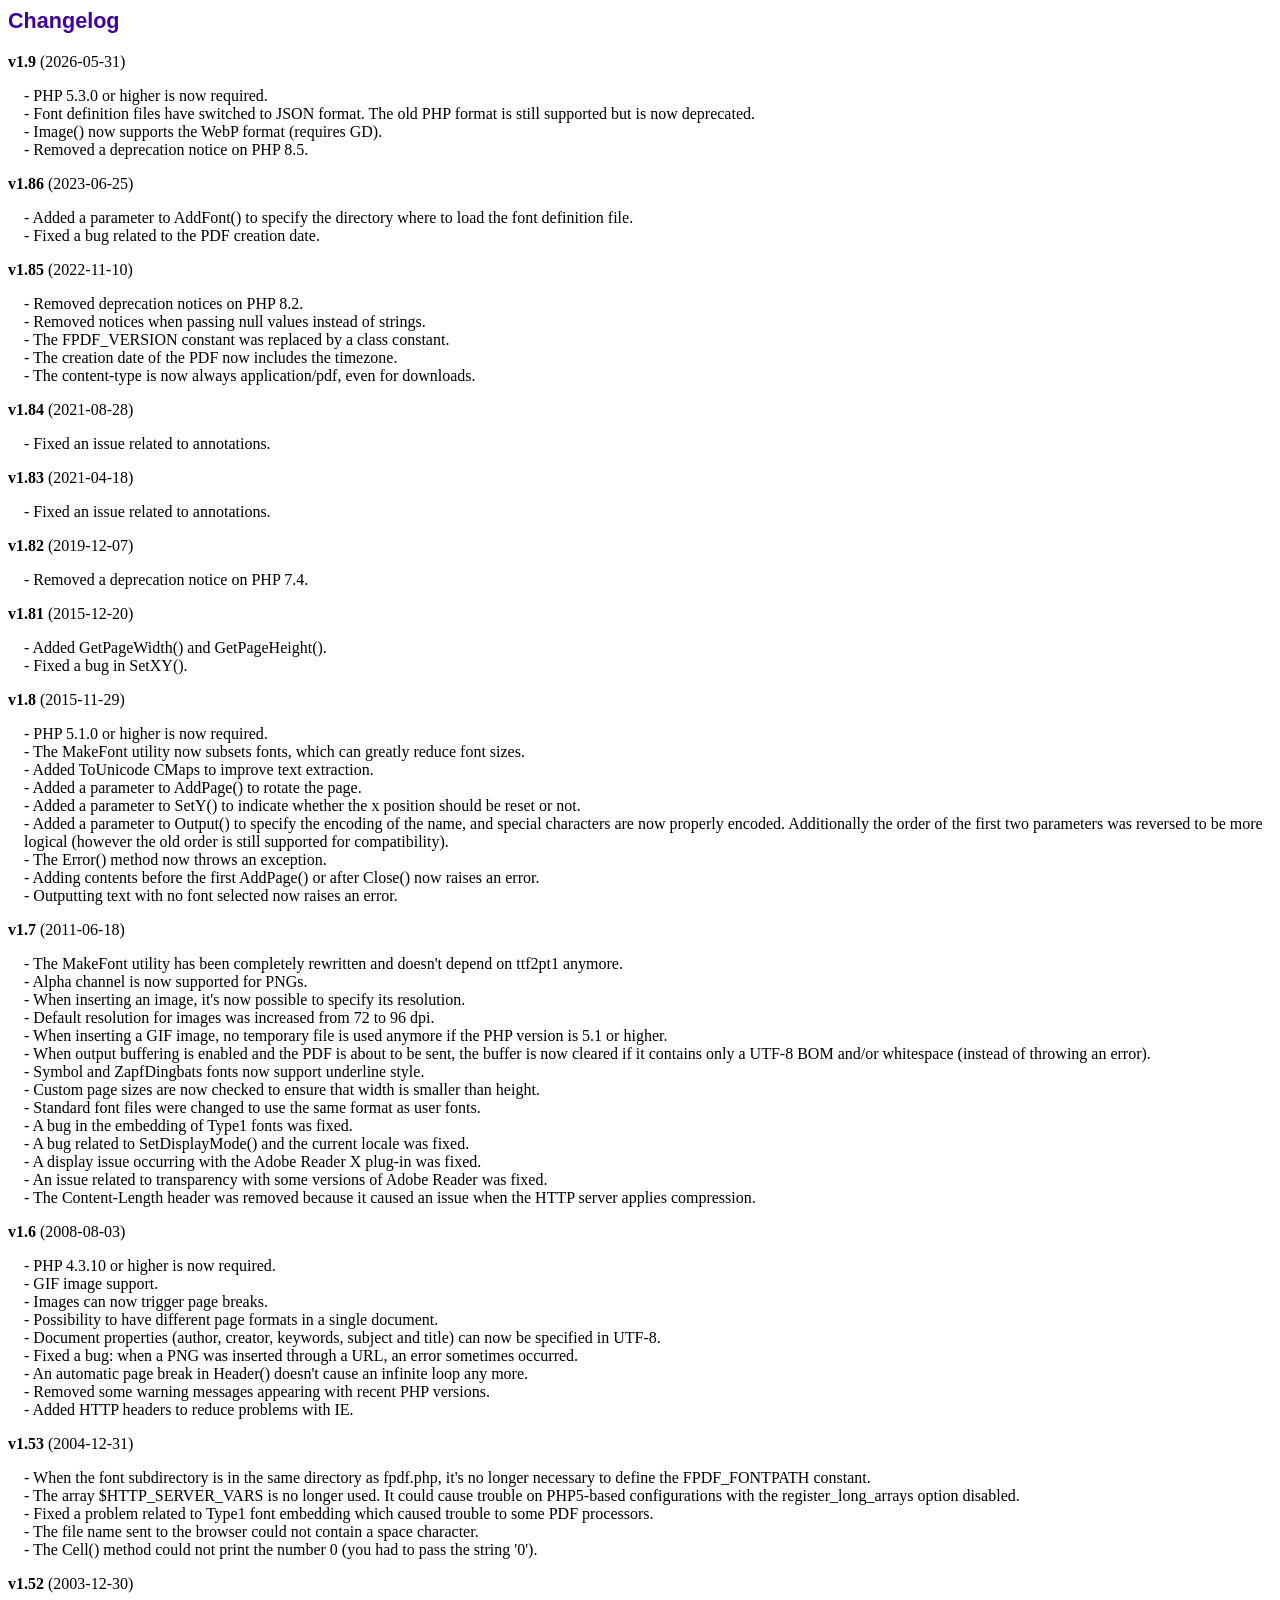
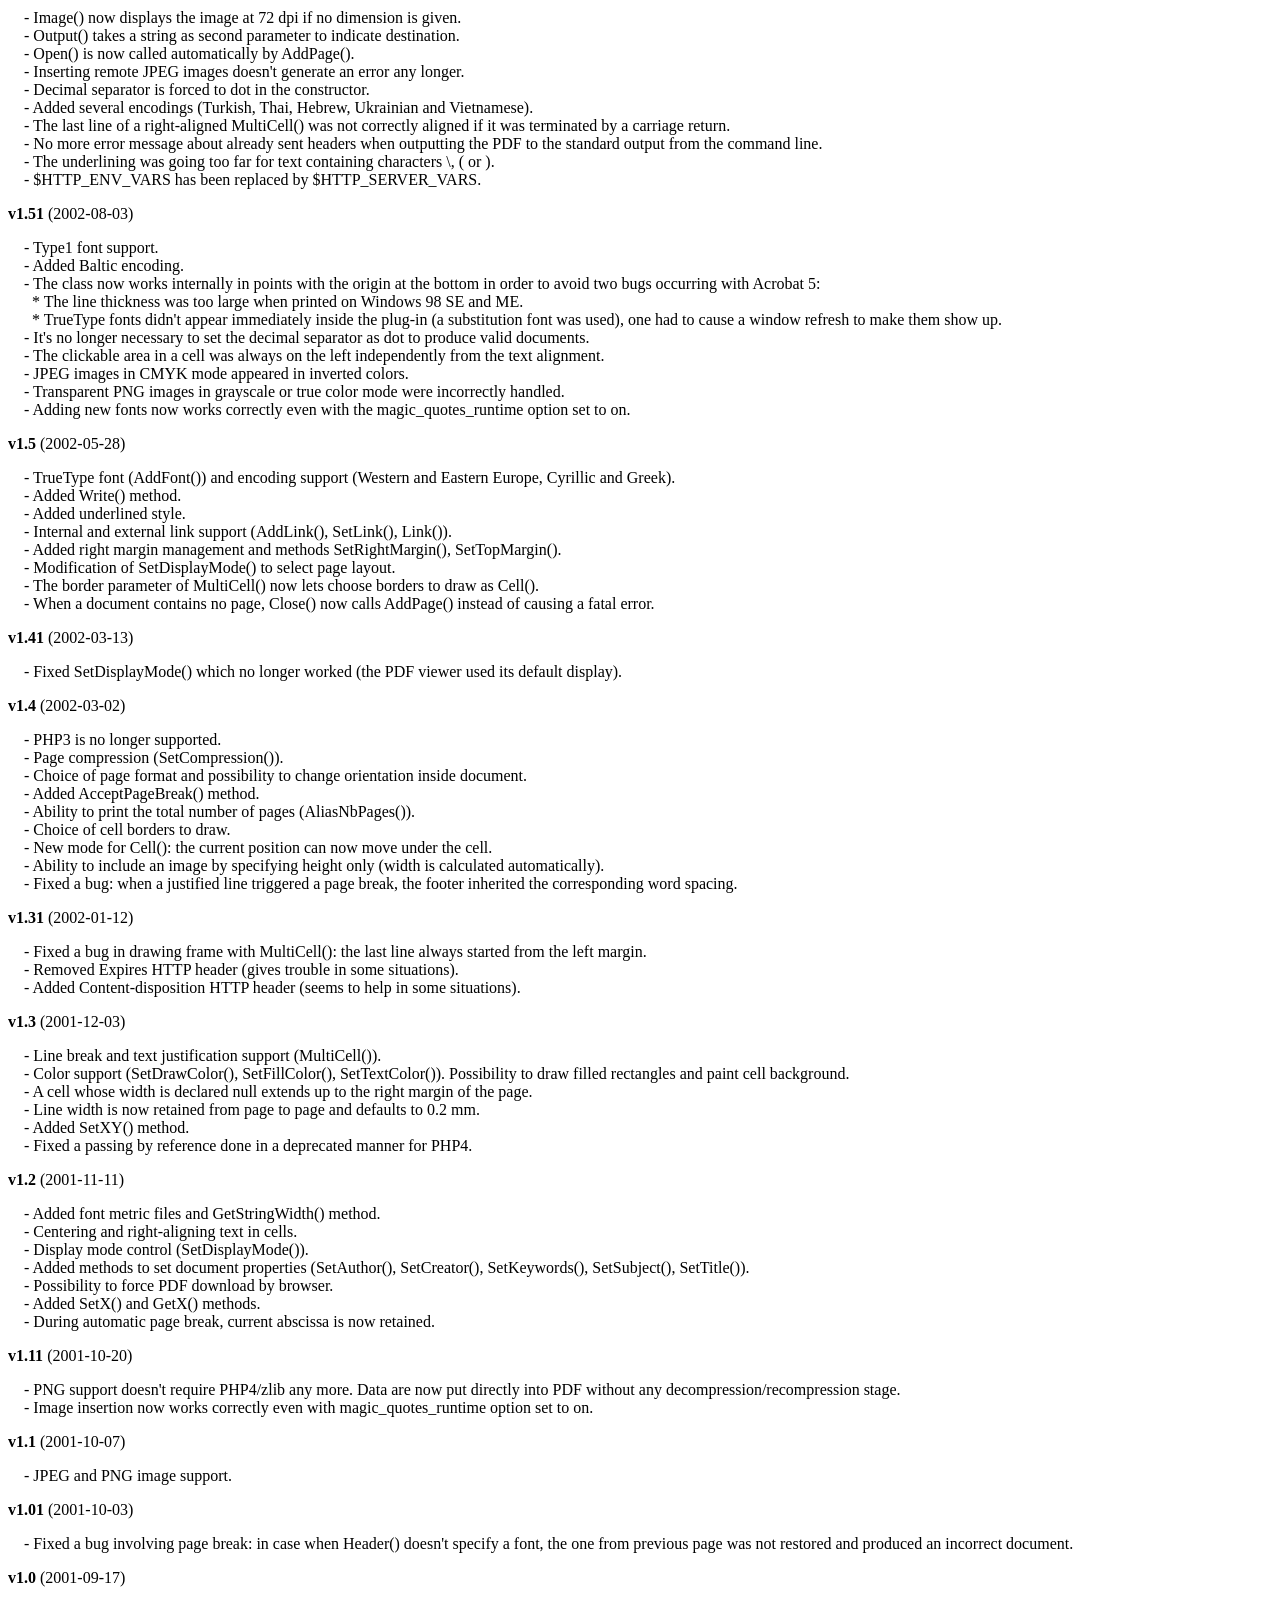
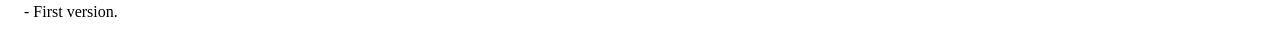
<file: 04_FPDF_PDF_Generation/fpdf19/changelog.htm>
<!DOCTYPE html PUBLIC "-//W3C//DTD HTML 4.01 Transitional//EN">
<html>
<head>
<meta http-equiv="Content-Type" content="text/html; charset=UTF-8">
<title>Changelog</title>
<link type="text/css" rel="stylesheet" href="fpdf.css">
<style type="text/css">
dd {margin:1em 0 1em 1em}
</style>
</head>
<body>
<h1>Changelog</h1>
<dl>
<dt><strong>v1.9</strong> (2026-05-31)</dt>
<dd>
- PHP 5.3.0 or higher is now required.<br>
- Font definition files have switched to JSON format. The old PHP format is still supported but is now deprecated.<br>
- Image() now supports the WebP format (requires GD).<br>
- Removed a deprecation notice on PHP 8.5.<br>
</dd>
<dt><strong>v1.86</strong> (2023-06-25)</dt>
<dd>
- Added a parameter to AddFont() to specify the directory where to load the font definition file.<br>
- Fixed a bug related to the PDF creation date.<br>
</dd>
<dt><strong>v1.85</strong> (2022-11-10)</dt>
<dd>
- Removed deprecation notices on PHP 8.2.<br>
- Removed notices when passing null values instead of strings.<br>
- The FPDF_VERSION constant was replaced by a class constant.<br>
- The creation date of the PDF now includes the timezone.<br>
- The content-type is now always application/pdf, even for downloads.<br>
</dd>
<dt><strong>v1.84</strong> (2021-08-28)</dt>
<dd>
- Fixed an issue related to annotations.<br>
</dd>
<dt><strong>v1.83</strong> (2021-04-18)</dt>
<dd>
- Fixed an issue related to annotations.<br>
</dd>
<dt><strong>v1.82</strong> (2019-12-07)</dt>
<dd>
- Removed a deprecation notice on PHP 7.4.<br>
</dd>
<dt><strong>v1.81</strong> (2015-12-20)</dt>
<dd>
- Added GetPageWidth() and GetPageHeight().<br>
- Fixed a bug in SetXY().<br>
</dd>
<dt><strong>v1.8</strong> (2015-11-29)</dt>
<dd>
- PHP 5.1.0 or higher is now required.<br>
- The MakeFont utility now subsets fonts, which can greatly reduce font sizes.<br>
- Added ToUnicode CMaps to improve text extraction.<br>
- Added a parameter to AddPage() to rotate the page.<br>
- Added a parameter to SetY() to indicate whether the x position should be reset or not.<br>
- Added a parameter to Output() to specify the encoding of the name, and special characters are now properly encoded. Additionally the order of the first two parameters was reversed to be more logical (however the old order is still supported for compatibility).<br>
- The Error() method now throws an exception.<br>
- Adding contents before the first AddPage() or after Close() now raises an error.<br>
- Outputting text with no font selected now raises an error.<br>
</dd>
<dt><strong>v1.7</strong> (2011-06-18)</dt>
<dd>
- The MakeFont utility has been completely rewritten and doesn't depend on ttf2pt1 anymore.<br>
- Alpha channel is now supported for PNGs.<br>
- When inserting an image, it's now possible to specify its resolution.<br>
- Default resolution for images was increased from 72 to 96 dpi.<br>
- When inserting a GIF image, no temporary file is used anymore if the PHP version is 5.1 or higher.<br>
- When output buffering is enabled and the PDF is about to be sent, the buffer is now cleared if it contains only a UTF-8 BOM and/or whitespace (instead of throwing an error).<br>
- Symbol and ZapfDingbats fonts now support underline style.<br>
- Custom page sizes are now checked to ensure that width is smaller than height.<br>
- Standard font files were changed to use the same format as user fonts.<br>
- A bug in the embedding of Type1 fonts was fixed.<br>
- A bug related to SetDisplayMode() and the current locale was fixed.<br>
- A display issue occurring with the Adobe Reader X plug-in was fixed.<br>
- An issue related to transparency with some versions of Adobe Reader was fixed.<br>
- The Content-Length header was removed because it caused an issue when the HTTP server applies compression.<br>
</dd>
<dt><strong>v1.6</strong> (2008-08-03)</dt>
<dd>
- PHP 4.3.10 or higher is now required.<br>
- GIF image support.<br>
- Images can now trigger page breaks.<br>
- Possibility to have different page formats in a single document.<br>
- Document properties (author, creator, keywords, subject and title) can now be specified in UTF-8.<br>
- Fixed a bug: when a PNG was inserted through a URL, an error sometimes occurred.<br>
- An automatic page break in Header() doesn't cause an infinite loop any more.<br>
- Removed some warning messages appearing with recent PHP versions.<br>
- Added HTTP headers to reduce problems with IE.<br>
</dd>
<dt><strong>v1.53</strong> (2004-12-31)</dt>
<dd>
- When the font subdirectory is in the same directory as fpdf.php, it's no longer necessary to define the FPDF_FONTPATH constant.<br>
- The array $HTTP_SERVER_VARS is no longer used. It could cause trouble on PHP5-based configurations with the register_long_arrays option disabled.<br>
- Fixed a problem related to Type1 font embedding which caused trouble to some PDF processors.<br>
- The file name sent to the browser could not contain a space character.<br>
- The Cell() method could not print the number 0 (you had to pass the string '0').<br>
</dd>
<dt><strong>v1.52</strong> (2003-12-30)</dt>
<dd>
- Image() now displays the image at 72 dpi if no dimension is given.<br>
- Output() takes a string as second parameter to indicate destination.<br>
- Open() is now called automatically by AddPage().<br>
- Inserting remote JPEG images doesn't generate an error any longer.<br>
- Decimal separator is forced to dot in the constructor.<br>
- Added several encodings (Turkish, Thai, Hebrew, Ukrainian and Vietnamese).<br>
- The last line of a right-aligned MultiCell() was not correctly aligned if it was terminated by a carriage return.<br>
- No more error message about already sent headers when outputting the PDF to the standard output from the command line.<br>
- The underlining was going too far for text containing characters \, ( or ).<br>
- $HTTP_ENV_VARS has been replaced by $HTTP_SERVER_VARS.<br>
</dd>
<dt><strong>v1.51</strong> (2002-08-03)</dt>
<dd>
- Type1 font support.<br>
- Added Baltic encoding.<br>
- The class now works internally in points with the origin at the bottom in order to avoid two bugs occurring with Acrobat 5:<br>&nbsp;&nbsp;* The line thickness was too large when printed on Windows 98 SE and ME.<br>&nbsp;&nbsp;* TrueType fonts didn't appear immediately inside the plug-in (a substitution font was used), one had to cause a window refresh to make them show up.<br>
- It's no longer necessary to set the decimal separator as dot to produce valid documents.<br>
- The clickable area in a cell was always on the left independently from the text alignment.<br>
- JPEG images in CMYK mode appeared in inverted colors.<br>
- Transparent PNG images in grayscale or true color mode were incorrectly handled.<br>
- Adding new fonts now works correctly even with the magic_quotes_runtime option set to on.<br>
</dd>
<dt><strong>v1.5</strong> (2002-05-28)</dt>
<dd>
- TrueType font (AddFont()) and encoding support (Western and Eastern Europe, Cyrillic and Greek).<br>
- Added Write() method.<br>
- Added underlined style.<br>
- Internal and external link support (AddLink(), SetLink(), Link()).<br>
- Added right margin management and methods SetRightMargin(), SetTopMargin().<br>
- Modification of SetDisplayMode() to select page layout.<br>
- The border parameter of MultiCell() now lets choose borders to draw as Cell().<br>
- When a document contains no page, Close() now calls AddPage() instead of causing a fatal error.<br>
</dd>
<dt><strong>v1.41</strong> (2002-03-13)</dt>
<dd>
- Fixed SetDisplayMode() which no longer worked (the PDF viewer used its default display).<br>
</dd>
<dt><strong>v1.4</strong> (2002-03-02)</dt>
<dd>
- PHP3 is no longer supported.<br>
- Page compression (SetCompression()).<br>
- Choice of page format and possibility to change orientation inside document.<br>
- Added AcceptPageBreak() method.<br>
- Ability to print the total number of pages (AliasNbPages()).<br>
- Choice of cell borders to draw.<br>
- New mode for Cell(): the current position can now move under the cell.<br>
- Ability to include an image by specifying height only (width is calculated automatically).<br>
- Fixed a bug: when a justified line triggered a page break, the footer inherited the corresponding word spacing.<br>
</dd>
<dt><strong>v1.31</strong> (2002-01-12)</dt>
<dd>
- Fixed a bug in drawing frame with MultiCell(): the last line always started from the left margin.<br>
- Removed Expires HTTP header (gives trouble in some situations).<br>
- Added Content-disposition HTTP header (seems to help in some situations).<br>
</dd>
<dt><strong>v1.3</strong> (2001-12-03)</dt>
<dd>
- Line break and text justification support (MultiCell()).<br>
- Color support (SetDrawColor(), SetFillColor(), SetTextColor()). Possibility to draw filled rectangles and paint cell background.<br>
- A cell whose width is declared null extends up to the right margin of the page.<br>
- Line width is now retained from page to page and defaults to 0.2 mm.<br>
- Added SetXY() method.<br>
- Fixed a passing by reference done in a deprecated manner for PHP4.<br>
</dd>
<dt><strong>v1.2</strong> (2001-11-11)</dt>
<dd>
- Added font metric files and GetStringWidth() method.<br>
- Centering and right-aligning text in cells.<br>
- Display mode control (SetDisplayMode()).<br>
- Added methods to set document properties (SetAuthor(), SetCreator(), SetKeywords(), SetSubject(), SetTitle()).<br>
- Possibility to force PDF download by browser.<br>
- Added SetX() and GetX() methods.<br>
- During automatic page break, current abscissa is now retained.<br>
</dd>
<dt><strong>v1.11</strong> (2001-10-20)</dt>
<dd>
- PNG support doesn't require PHP4/zlib any more. Data are now put directly into PDF without any decompression/recompression stage.<br>
- Image insertion now works correctly even with magic_quotes_runtime option set to on.<br>
</dd>
<dt><strong>v1.1</strong> (2001-10-07)</dt>
<dd>
- JPEG and PNG image support.<br>
</dd>
<dt><strong>v1.01</strong> (2001-10-03)</dt>
<dd>
- Fixed a bug involving page break: in case when Header() doesn't specify a font, the one from previous page was not restored and produced an incorrect document.<br>
</dd>
<dt><strong>v1.0</strong> (2001-09-17)</dt>
<dd>
- First version.<br>
</dd>
</dl>
</body>
</html>
</file>
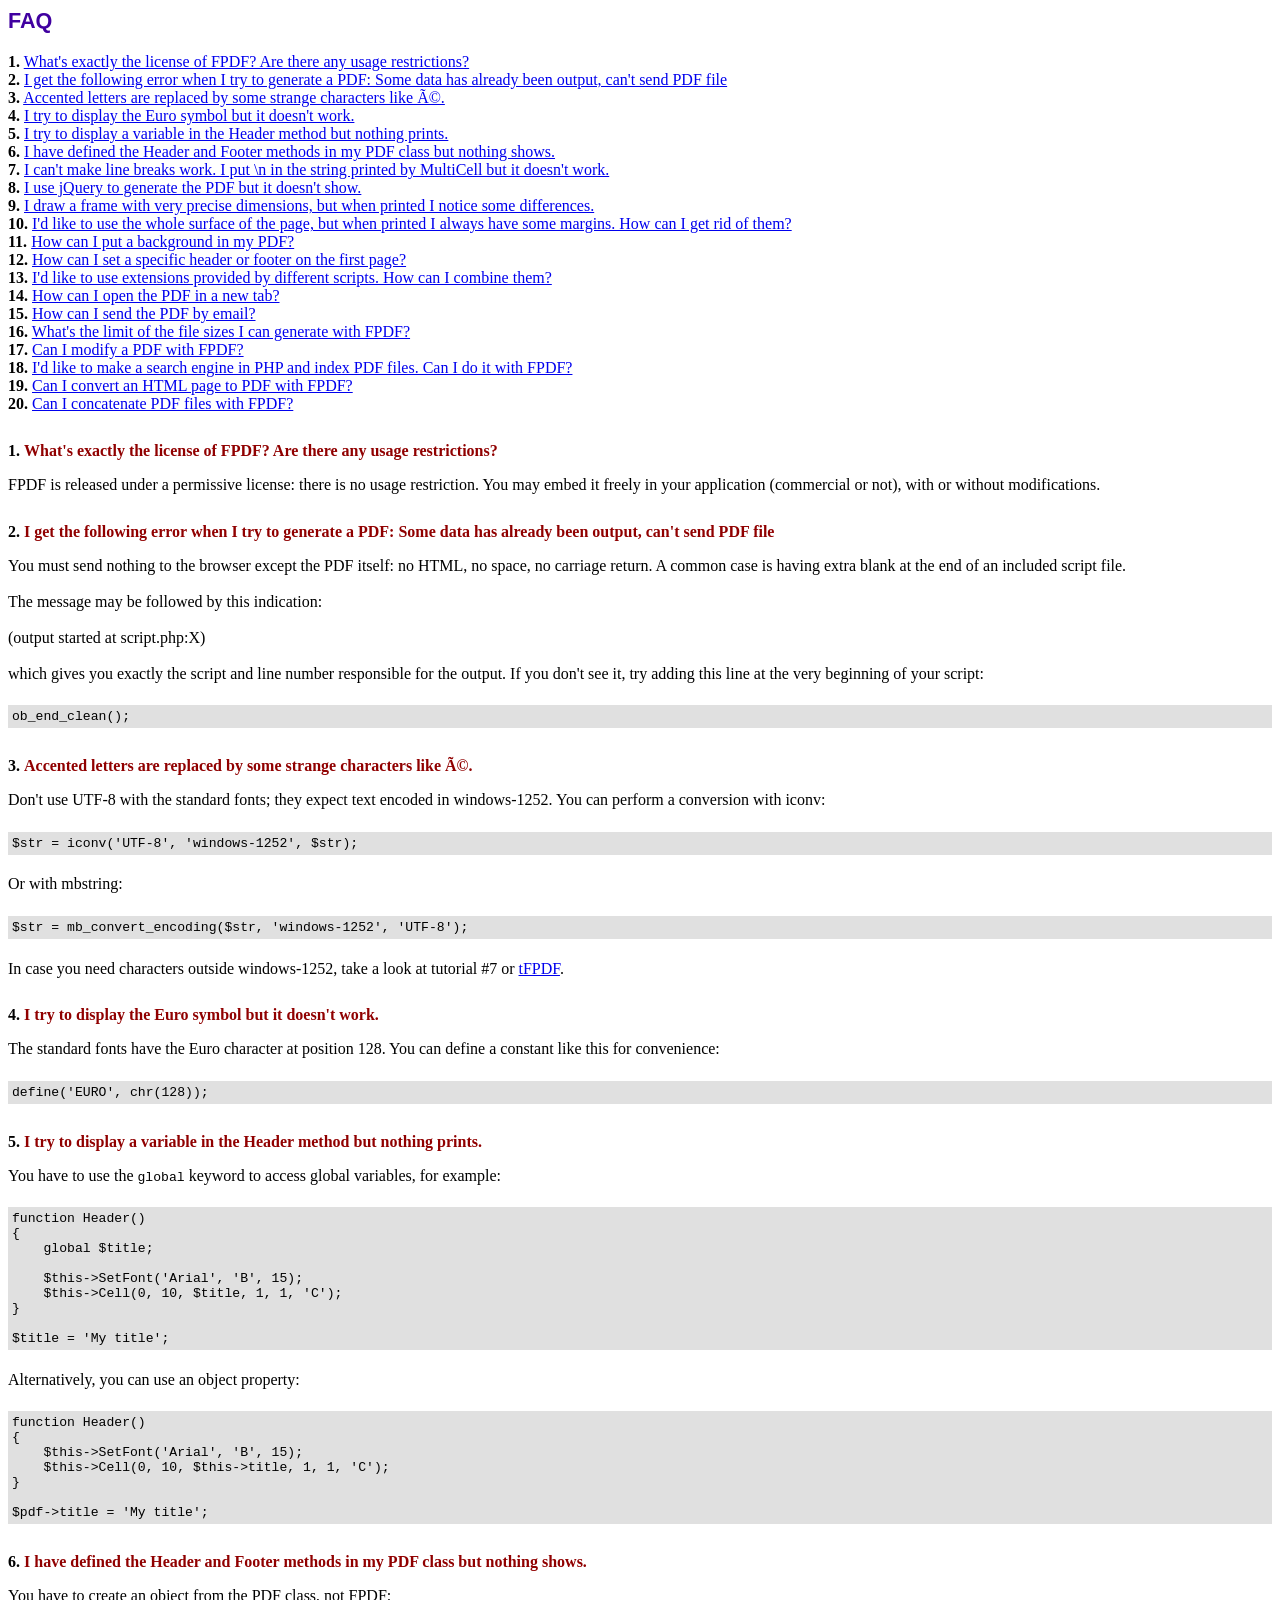
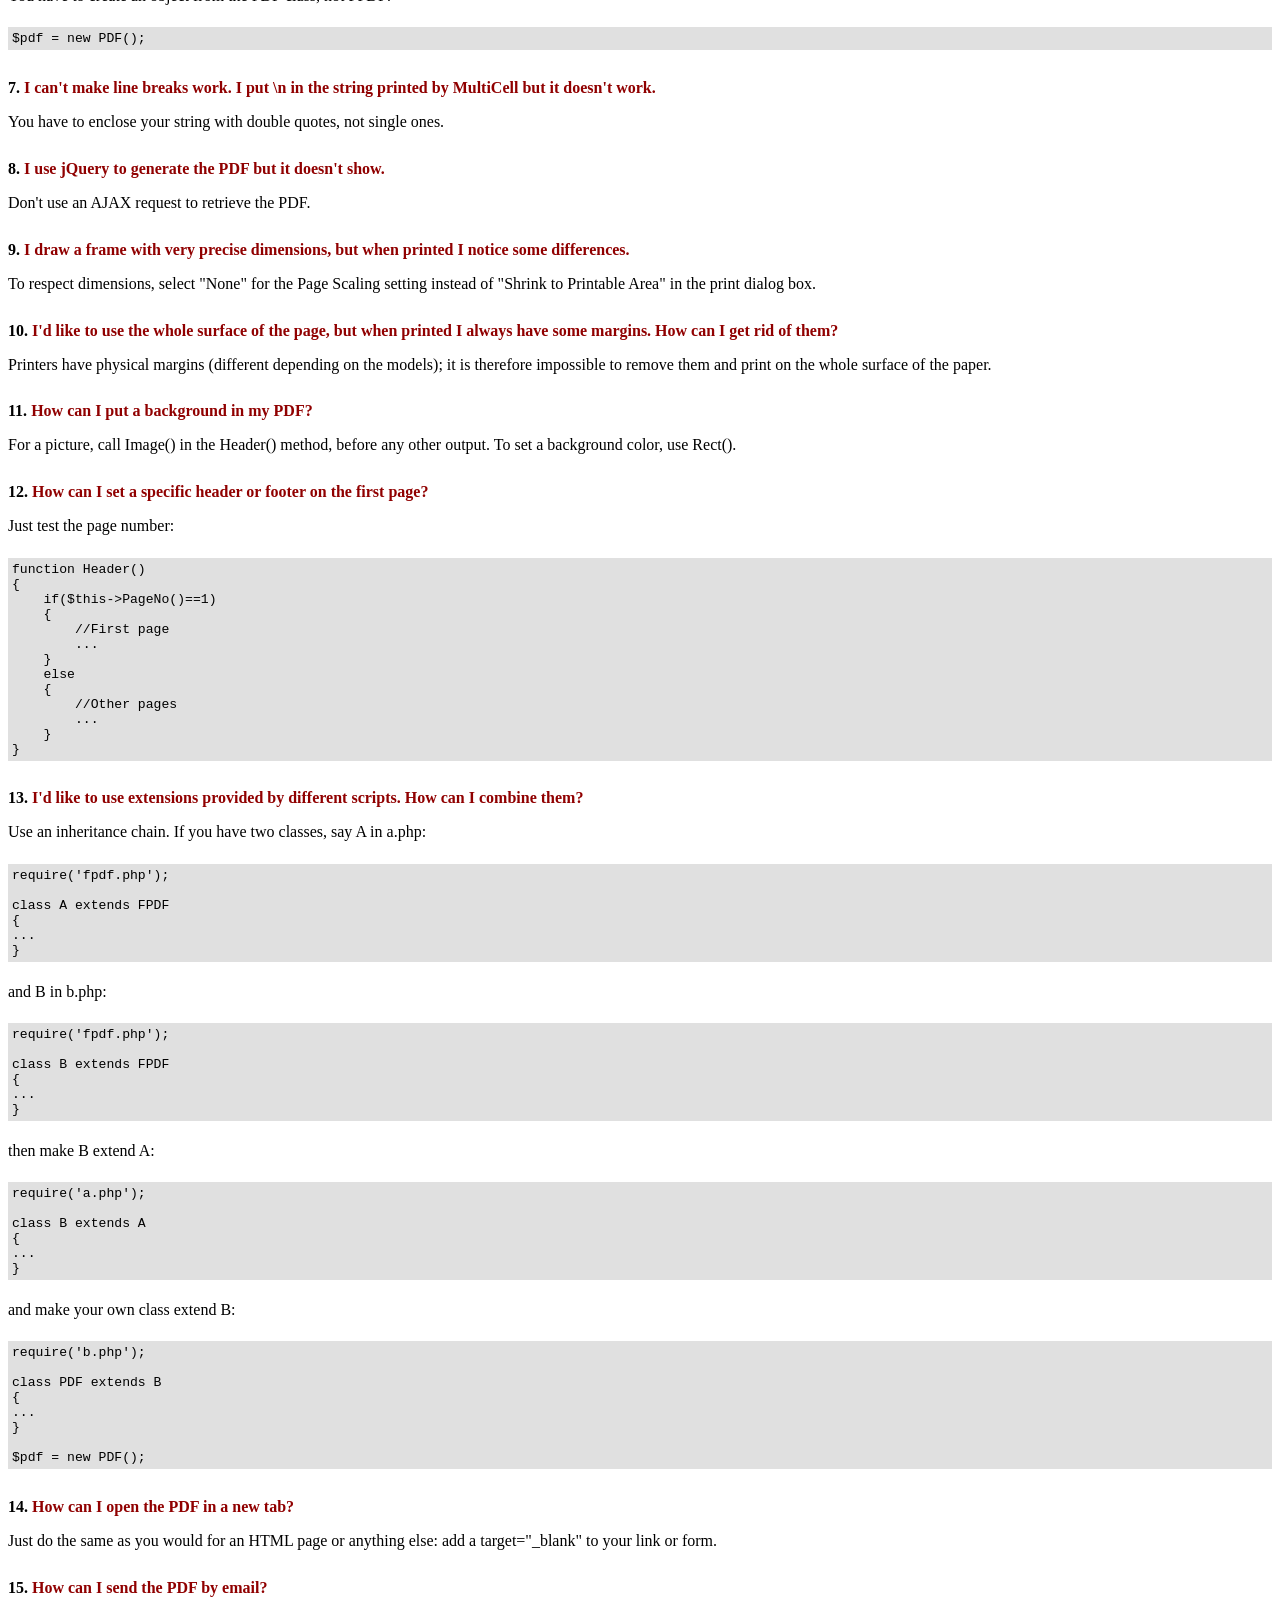
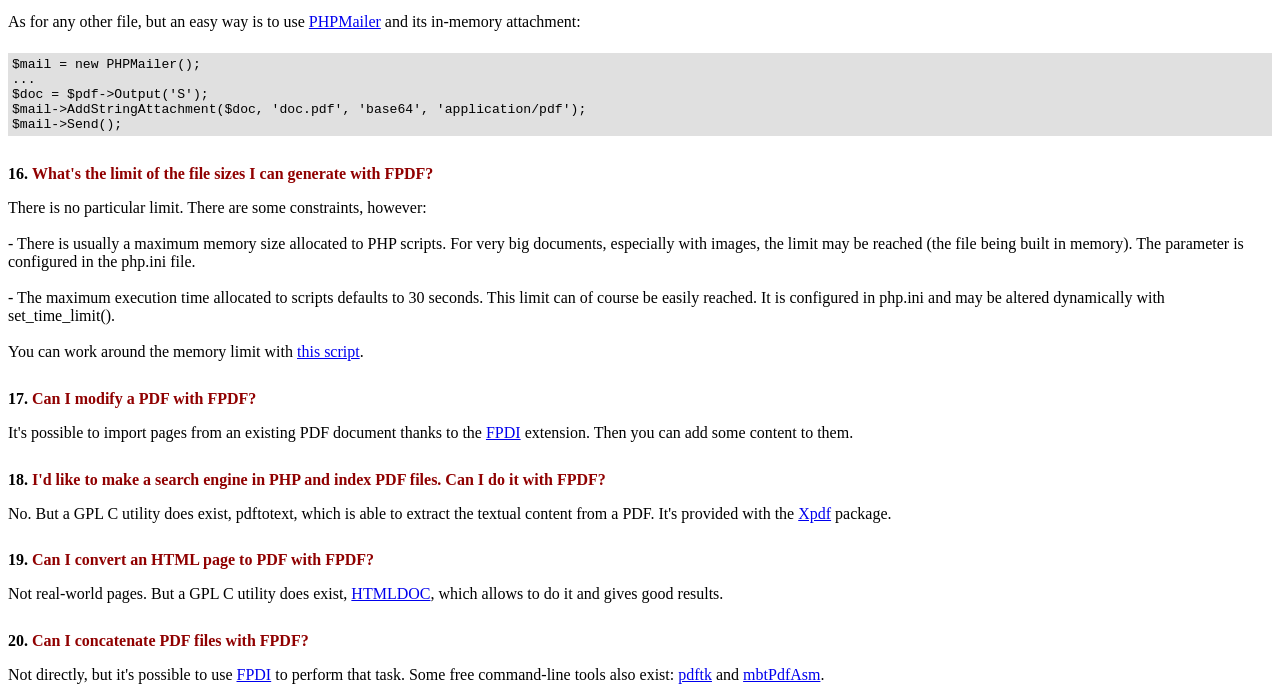
<file: 04_FPDF_PDF_Generation/fpdf19/FAQ.htm>
<!DOCTYPE html PUBLIC "-//W3C//DTD HTML 4.01 Transitional//EN">
<html>
<head>
<meta http-equiv="Content-Type" content="text/html; charset=UTF-8">
<title>FAQ</title>
<link type="text/css" rel="stylesheet" href="fpdf.css">
<style type="text/css">
ul {list-style-type:none; margin:0; padding:0}
ul#answers li {margin-top:1.8em}
.question {font-weight:bold; color:#900000}
</style>
</head>
<body>
<h1>FAQ</h1>
<ul>
<li><b>1.</b> <a href='#q1'>What's exactly the license of FPDF? Are there any usage restrictions?</a></li>
<li><b>2.</b> <a href='#q2'>I get the following error when I try to generate a PDF: Some data has already been output, can't send PDF file</a></li>
<li><b>3.</b> <a href='#q3'>Accented letters are replaced by some strange characters like Ã©.</a></li>
<li><b>4.</b> <a href='#q4'>I try to display the Euro symbol but it doesn't work.</a></li>
<li><b>5.</b> <a href='#q5'>I try to display a variable in the Header method but nothing prints.</a></li>
<li><b>6.</b> <a href='#q6'>I have defined the Header and Footer methods in my PDF class but nothing shows.</a></li>
<li><b>7.</b> <a href='#q7'>I can't make line breaks work. I put \n in the string printed by MultiCell but it doesn't work.</a></li>
<li><b>8.</b> <a href='#q8'>I use jQuery to generate the PDF but it doesn't show.</a></li>
<li><b>9.</b> <a href='#q9'>I draw a frame with very precise dimensions, but when printed I notice some differences.</a></li>
<li><b>10.</b> <a href='#q10'>I'd like to use the whole surface of the page, but when printed I always have some margins. How can I get rid of them?</a></li>
<li><b>11.</b> <a href='#q11'>How can I put a background in my PDF?</a></li>
<li><b>12.</b> <a href='#q12'>How can I set a specific header or footer on the first page?</a></li>
<li><b>13.</b> <a href='#q13'>I'd like to use extensions provided by different scripts. How can I combine them?</a></li>
<li><b>14.</b> <a href='#q14'>How can I open the PDF in a new tab?</a></li>
<li><b>15.</b> <a href='#q15'>How can I send the PDF by email?</a></li>
<li><b>16.</b> <a href='#q16'>What's the limit of the file sizes I can generate with FPDF?</a></li>
<li><b>17.</b> <a href='#q17'>Can I modify a PDF with FPDF?</a></li>
<li><b>18.</b> <a href='#q18'>I'd like to make a search engine in PHP and index PDF files. Can I do it with FPDF?</a></li>
<li><b>19.</b> <a href='#q19'>Can I convert an HTML page to PDF with FPDF?</a></li>
<li><b>20.</b> <a href='#q20'>Can I concatenate PDF files with FPDF?</a></li>
</ul>

<ul id='answers'>
<li id='q1'>
<p><b>1.</b> <span class='question'>What's exactly the license of FPDF? Are there any usage restrictions?</span></p>
FPDF is released under a permissive license: there is no usage restriction. You may embed it
freely in your application (commercial or not), with or without modifications.
</li>

<li id='q2'>
<p><b>2.</b> <span class='question'>I get the following error when I try to generate a PDF: Some data has already been output, can't send PDF file</span></p>
You must send nothing to the browser except the PDF itself: no HTML, no space, no carriage return. A common
case is having extra blank at the end of an included script file.<br>
<br>
The message may be followed by this indication:<br>
<br>
(output started at script.php:X)<br>
<br>
which gives you exactly the script and line number responsible for the output. If you don't see it,
try adding this line at the very beginning of your script:
<div class="doc-source">
<pre><code>ob_end_clean();</code></pre>
</div>
</li>

<li id='q3'>
<p><b>3.</b> <span class='question'>Accented letters are replaced by some strange characters like Ã©.</span></p>
Don't use UTF-8 with the standard fonts; they expect text encoded in windows-1252.
You can perform a conversion with iconv:
<div class="doc-source">
<pre><code>$str = iconv('UTF-8', 'windows-1252', $str);</code></pre>
</div>
Or with mbstring:
<div class="doc-source">
<pre><code>$str = mb_convert_encoding($str, 'windows-1252', 'UTF-8');</code></pre>
</div>
In case you need characters outside windows-1252, take a look at tutorial #7 or
<a href="http://www.fpdf.org/?go=script&amp;id=92" target="_blank">tFPDF</a>.
</li>

<li id='q4'>
<p><b>4.</b> <span class='question'>I try to display the Euro symbol but it doesn't work.</span></p>
The standard fonts have the Euro character at position 128. You can define a constant like this
for convenience:
<div class="doc-source">
<pre><code>define('EURO', chr(128));</code></pre>
</div>
</li>

<li id='q5'>
<p><b>5.</b> <span class='question'>I try to display a variable in the Header method but nothing prints.</span></p>
You have to use the <code>global</code> keyword to access global variables, for example:
<div class="doc-source">
<pre><code>function Header()
{
    global $title;

    $this-&gt;SetFont('Arial', 'B', 15);
    $this-&gt;Cell(0, 10, $title, 1, 1, 'C');
}

$title = 'My title';</code></pre>
</div>
Alternatively, you can use an object property:
<div class="doc-source">
<pre><code>function Header()
{
    $this-&gt;SetFont('Arial', 'B', 15);
    $this-&gt;Cell(0, 10, $this-&gt;title, 1, 1, 'C');
}

$pdf-&gt;title = 'My title';</code></pre>
</div>
</li>

<li id='q6'>
<p><b>6.</b> <span class='question'>I have defined the Header and Footer methods in my PDF class but nothing shows.</span></p>
You have to create an object from the PDF class, not FPDF:
<div class="doc-source">
<pre><code>$pdf = new PDF();</code></pre>
</div>
</li>

<li id='q7'>
<p><b>7.</b> <span class='question'>I can't make line breaks work. I put \n in the string printed by MultiCell but it doesn't work.</span></p>
You have to enclose your string with double quotes, not single ones.
</li>

<li id='q8'>
<p><b>8.</b> <span class='question'>I use jQuery to generate the PDF but it doesn't show.</span></p>
Don't use an AJAX request to retrieve the PDF.
</li>

<li id='q9'>
<p><b>9.</b> <span class='question'>I draw a frame with very precise dimensions, but when printed I notice some differences.</span></p>
To respect dimensions, select "None" for the Page Scaling setting instead of "Shrink to Printable Area" in the print dialog box.
</li>

<li id='q10'>
<p><b>10.</b> <span class='question'>I'd like to use the whole surface of the page, but when printed I always have some margins. How can I get rid of them?</span></p>
Printers have physical margins (different depending on the models); it is therefore impossible to remove
them and print on the whole surface of the paper.
</li>

<li id='q11'>
<p><b>11.</b> <span class='question'>How can I put a background in my PDF?</span></p>
For a picture, call Image() in the Header() method, before any other output. To set a background color, use Rect().
</li>

<li id='q12'>
<p><b>12.</b> <span class='question'>How can I set a specific header or footer on the first page?</span></p>
Just test the page number:
<div class="doc-source">
<pre><code>function Header()
{
    if($this-&gt;PageNo()==1)
    {
        //First page
        ...
    }
    else
    {
        //Other pages
        ...
    }
}</code></pre>
</div>
</li>

<li id='q13'>
<p><b>13.</b> <span class='question'>I'd like to use extensions provided by different scripts. How can I combine them?</span></p>
Use an inheritance chain. If you have two classes, say A in a.php:
<div class="doc-source">
<pre><code>require('fpdf.php');

class A extends FPDF
{
...
}</code></pre>
</div>
and B in b.php:
<div class="doc-source">
<pre><code>require('fpdf.php');

class B extends FPDF
{
...
}</code></pre>
</div>
then make B extend A:
<div class="doc-source">
<pre><code>require('a.php');

class B extends A
{
...
}</code></pre>
</div>
and make your own class extend B:
<div class="doc-source">
<pre><code>require('b.php');

class PDF extends B
{
...
}

$pdf = new PDF();</code></pre>
</div>
</li>

<li id='q14'>
<p><b>14.</b> <span class='question'>How can I open the PDF in a new tab?</span></p>
Just do the same as you would for an HTML page or anything else: add a target="_blank" to your link or form.
</li>

<li id='q15'>
<p><b>15.</b> <span class='question'>How can I send the PDF by email?</span></p>
As for any other file, but an easy way is to use <a href="https://github.com/PHPMailer/PHPMailer" target="_blank">PHPMailer</a> and
its in-memory attachment:
<div class="doc-source">
<pre><code>$mail = new PHPMailer();
...
$doc = $pdf-&gt;Output('S');
$mail-&gt;AddStringAttachment($doc, 'doc.pdf', 'base64', 'application/pdf');
$mail-&gt;Send();</code></pre>
</div>
</li>

<li id='q16'>
<p><b>16.</b> <span class='question'>What's the limit of the file sizes I can generate with FPDF?</span></p>
There is no particular limit. There are some constraints, however:
<br>
<br>
- There is usually a maximum memory size allocated to PHP scripts. For very big documents,
especially with images, the limit may be reached (the file being built in memory). The
parameter is configured in the php.ini file.
<br>
<br>
- The maximum execution time allocated to scripts defaults to 30 seconds. This limit can of course
be easily reached. It is configured in php.ini and may be altered dynamically with set_time_limit().
<br>
<br>
You can work around the memory limit with <a href="http://www.fpdf.org/?go=script&amp;id=76" target="_blank">this script</a>.
</li>

<li id='q17'>
<p><b>17.</b> <span class='question'>Can I modify a PDF with FPDF?</span></p>
It's possible to import pages from an existing PDF document thanks to the
<a href="https://www.setasign.com/products/fpdi/about/" target="_blank">FPDI</a> extension.
Then you can add some content to them.
</li>

<li id='q18'>
<p><b>18.</b> <span class='question'>I'd like to make a search engine in PHP and index PDF files. Can I do it with FPDF?</span></p>
No. But a GPL C utility does exist, pdftotext, which is able to extract the textual content from a PDF.
It's provided with the <a href="https://www.xpdfreader.com" target="_blank">Xpdf</a> package.
</li>

<li id='q19'>
<p><b>19.</b> <span class='question'>Can I convert an HTML page to PDF with FPDF?</span></p>
Not real-world pages. But a GPL C utility does exist, <a href="https://www.msweet.org/htmldoc/" target="_blank">HTMLDOC</a>,
which allows to do it and gives good results.
</li>

<li id='q20'>
<p><b>20.</b> <span class='question'>Can I concatenate PDF files with FPDF?</span></p>
Not directly, but it's possible to use <a href="https://www.setasign.com/products/fpdi/demos/concatenate-fake/" target="_blank">FPDI</a>
to perform that task. Some free command-line tools also exist:
<a href="https://www.pdflabs.com/tools/pdftk-the-pdf-toolkit/" target="_blank">pdftk</a> and
<a href="http://thierry.schmit.free.fr/spip/spip.php?article15" target="_blank">mbtPdfAsm</a>.
</li>
</ul>
</body>
</html>
</file>
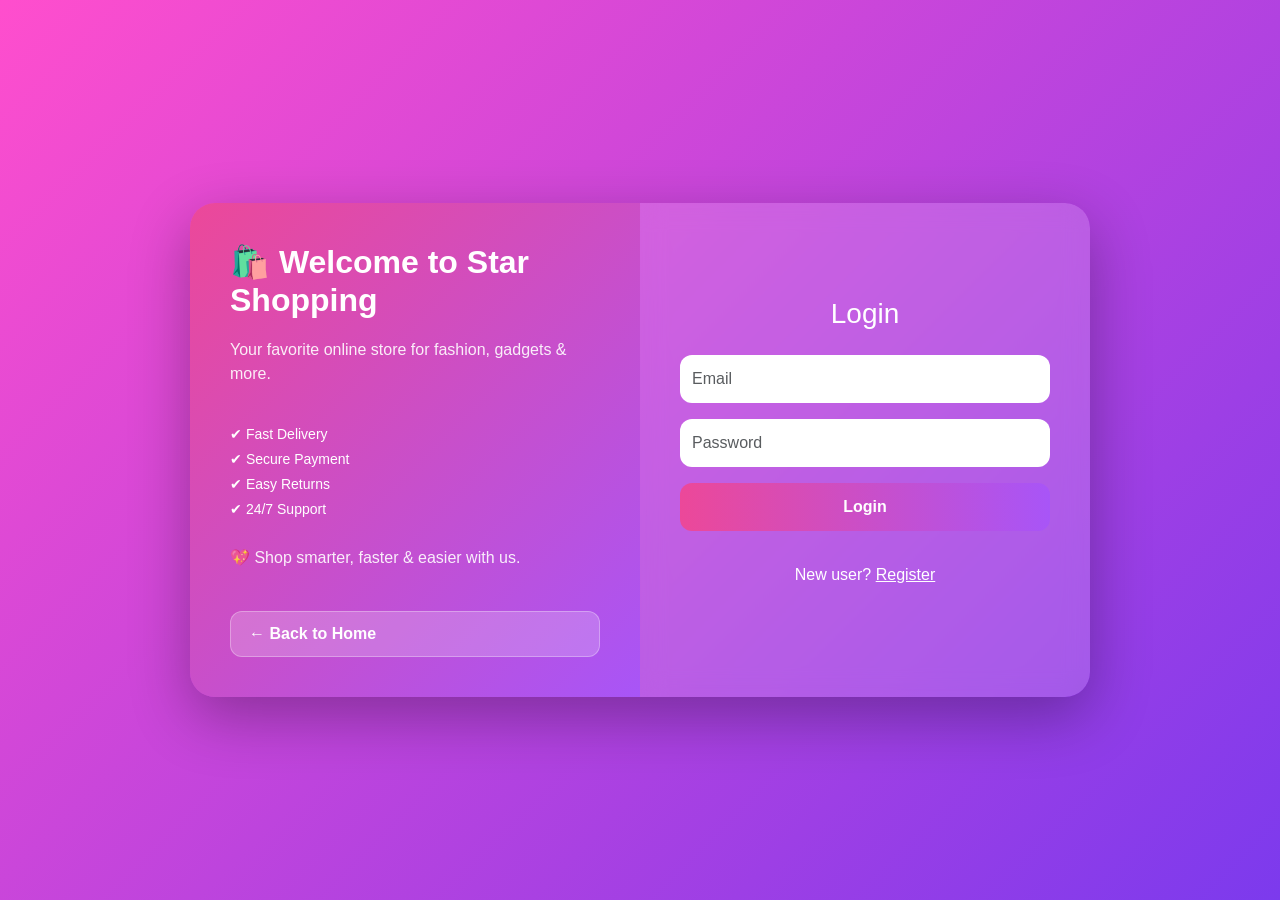
<file: 08_RESTAPI_Integration/task/login.html>
<!DOCTYPE html>
<html lang="en">
<head>
<meta charset="UTF-8">
<meta name="viewport" content="width=device-width, initial-scale=1.0">
<title>Login</title>

<link href="https://cdn.jsdelivr.net/npm/bootstrap@5.3.3/dist/css/bootstrap.min.css" rel="stylesheet">

<style>
body{
    min-height: 100vh;
    display:flex;
    align-items:center;
    justify-content:center;
    background: linear-gradient(135deg,#ff4ecd,#7c3aed);
    font-family: 'Segoe UI', sans-serif;
}

/* Main container */
.wrapper{
    width: 90%;
    max-width: 900px;
    display: flex;
    border-radius: 25px;
    overflow: hidden;
    box-shadow: 0 20px 60px rgba(0,0,0,0.3);
}

/* LEFT SIDE */
.left-panel{
    flex: 1;
    background: linear-gradient(135deg,#ec4899,#a855f7);
    color: white;
    padding: 40px;
    display:flex;
    flex-direction:column;
    justify-content:center;
}

.left-panel h1{
    font-size: 32px;
    font-weight: 800;
}

.left-panel p{
    opacity: 0.9;
    margin-top: 10px;
}

.feature{
    margin-top: 20px;
    font-size: 14px;
    line-height: 1.8;
}

/* RIGHT SIDE */
.right-panel{
    flex: 1;
    background: rgba(255,255,255,0.15);
    backdrop-filter: blur(12px);
    padding: 40px;
    display:flex;
    flex-direction:column;
    justify-content:center;
}

/* Inputs */
.form-control{
    border-radius: 12px;
    border: none;
    padding: 12px;
}

.form-control:focus{
    box-shadow: none;
}

/* Button */
.btn-login{
    background: linear-gradient(90deg,#ec4899,#a855f7);
    border: none;
    color: white;
    padding: 12px;
    border-radius: 12px;
    font-weight: 600;
}

.btn-login:hover{
    transform: scale(1.03);
}

/* Links */
a{
    color: #fff;
    text-decoration: underline;
}

/* Toast */
.toast-container{
    position: fixed;
    top: 20px;
    right: 20px;
}

.home-btn{
    display: inline-block;
    margin-top: 25px;
    padding: 10px 18px;
    border-radius: 12px;
    background: rgba(255,255,255,0.2);
    color: white;
    text-decoration: none;
    font-weight: 600;
    transition: 0.3s;
    border: 1px solid rgba(255,255,255,0.3);
}

.home-btn:hover{
    background: white;
    color: #7c3aed;
    transform: translateY(-2px);
}
</style>
</head>

<body>

<div class="wrapper">

    <!-- LEFT SIDE DETAILS -->
    <div class="left-panel">
        <h1>🛍️ Welcome to Star Shopping</h1>
        <p>Your favorite online store for fashion, gadgets & more.</p>

        <div class="feature">
            ✔ Fast Delivery <br>
            ✔ Secure Payment <br>
            ✔ Easy Returns <br>
            ✔ 24/7 Support
        </div>

        <p class="mt-4">💖 Shop smarter, faster & easier with us.</p>
        <a href="index.php" class="home-btn">← Back to Home</a>
    </div>

    <!-- RIGHT SIDE LOGIN -->
    <div class="right-panel">
        <h3 class="text-white text-center mb-4">Login</h3>

        <form id="frm">
            <input type="email" class="form-control mb-3" id="email" placeholder="Email">

            <input type="password" class="form-control mb-3" id="password" placeholder="Password">

            <button type="submit" class="btn btn-login w-100">Login</button>
        </form>

        <div id="msg" class="text-center mt-3 text-warning small"></div>

        <div class="text-center mt-3 text-white">
            <p>New user? <a href="rdesign.html">Register</a></p>
        </div>

        <pre id="apiResponse" class="mt-3 p-2 bg-dark text-light rounded d-none"></pre>
    </div>
</div>

<!-- TOAST -->
<div class="toast-container">
    <div id="loginToast" class="toast text-bg-success border-0" data-bs-delay="3000">
        <div class="d-flex">
            <div class="toast-body" id="toastMsg">Login Successful!</div>
            <button class="btn-close btn-close-white me-2 m-auto" data-bs-dismiss="toast"></button>
        </div>
    </div>
</div>



<script src="https://cdn.jsdelivr.net/npm/bootstrap@5.3.3/dist/js/bootstrap.bundle.min.js"></script>
    <script>
        document.getElementById('frm').onsubmit = async (e) => {
            e.preventDefault();
            const msgDiv = document.getElementById('msg');
            const apiRespDiv = document.getElementById('apiResponse');
            msgDiv.textContent = '';
            apiRespDiv.classList.add('d-none');
            
            try {
                let r = await fetch('api/login2.php', {
                    method: 'POST',
                    headers: { 'Content-Type': 'application/json' },
                    body: JSON.stringify({
                        email: document.getElementById('email').value,
                        password: document.getElementById('password').value
                    })
                });
                
                let data = await r.json();
                
                // Show raw API response for demo purposes
                apiRespDiv.classList.remove('d-none');
                apiRespDiv.textContent = JSON.stringify(data, null, 2);
                
                if (data.status) {
                    // Show success toast with 3 second timeout
                    document.getElementById('toastMsg').textContent = data.message || 'Login Successful!';
                    const toastElement = document.getElementById('loginToast');
                    const toast = new bootstrap.Toast(toastElement);
                    toast.show();
                    
                    // You can perform an action here after 3 seconds
                    setTimeout(() => {
                        // Example: window.location.href = 'index.html';
                    }, 3000);
                } else {
                    msgDiv.textContent = data.message || 'Login failed.';
                }
            } catch (error) {
                msgDiv.textContent = 'An error occurred connecting to the API.';
                console.error(error);
            }
        }
    </script>
</body>
</html>
</file>
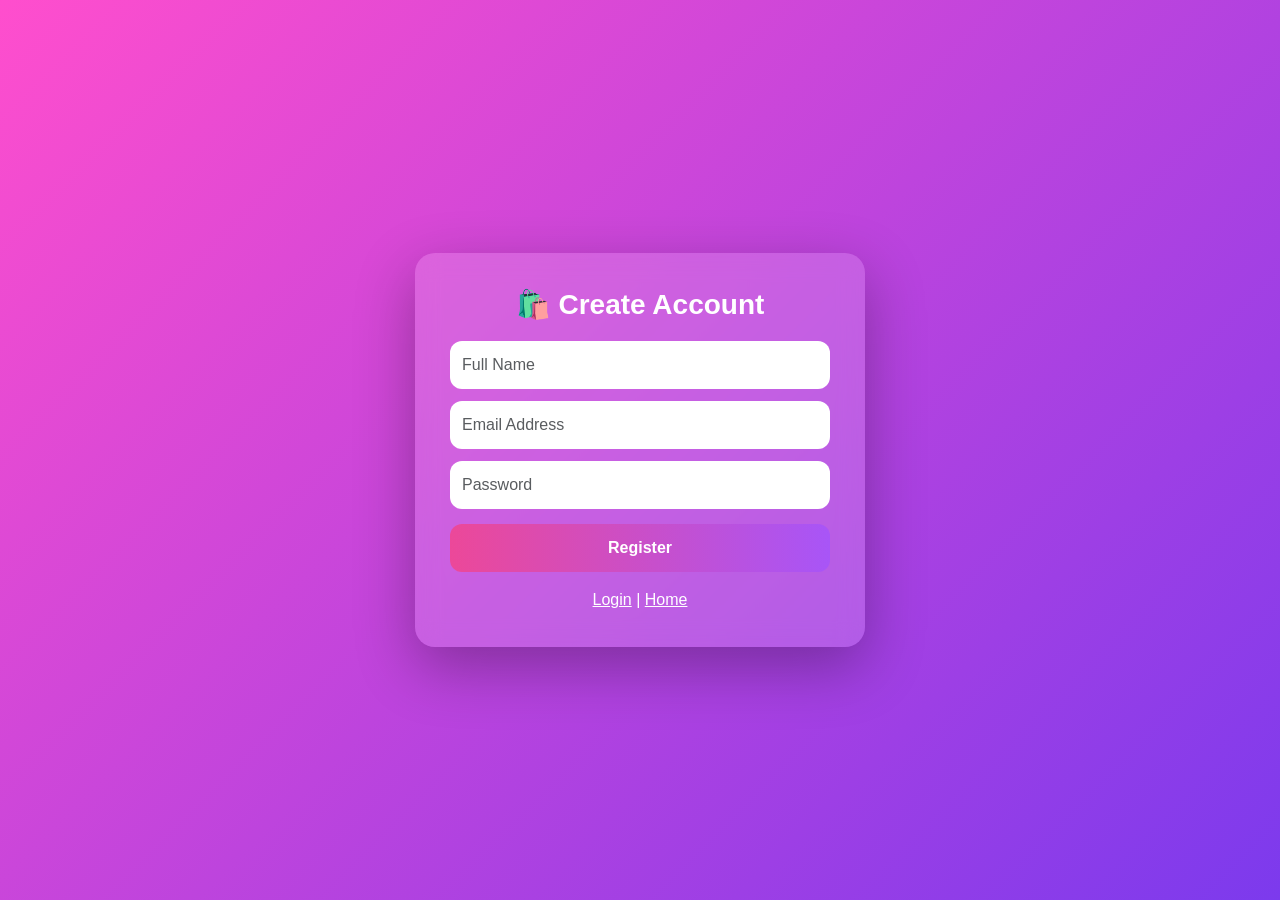
<file: 08_RESTAPI_Integration/task/register.html>
<!DOCTYPE html>
<html lang="en">
<head>
<meta charset="UTF-8">
<meta name="viewport" content="width=device-width, initial-scale=1.0">
<title>Register - Star Shopping</title>

<link href="https://cdn.jsdelivr.net/npm/bootstrap@5.3.3/dist/css/bootstrap.min.css" rel="stylesheet">

<!-- Google reCAPTCHA -->
<script src="https://www.google.com/recaptcha/api.js" async defer></script>

<style>
body{
    min-height:100vh;
    display:flex;
    justify-content:center;
    align-items:center;
    background: linear-gradient(135deg,#ff4ecd,#7c3aed);
    font-family: 'Segoe UI', sans-serif;
}

/* CARD */
.glass-card{
    width:100%;
    max-width:450px;
    padding:35px;
    border-radius:20px;
    background: rgba(255,255,255,0.15);
    backdrop-filter: blur(12px);
    box-shadow:0 20px 60px rgba(0,0,0,0.3);
    color:white;
}

/* TITLE */
.title{
    text-align:center;
    font-weight:700;
    margin-bottom:20px;
}

/* INPUT */
.form-control{
    border:none;
    border-radius:12px;
    padding:12px;
    margin-bottom:12px;
}

.form-control:focus{
    box-shadow:none;
}

/* BUTTON */
.btn-custom{
    width:100%;
    padding:12px;
    border:none;
    border-radius:12px;
    background: linear-gradient(90deg,#ec4899,#a855f7);
    color:white;
    font-weight:600;
    transition:0.3s;
}

.btn-custom:hover{
    transform: scale(1.03);
}

/* LINKS */
a{
    color:white;
    text-decoration:underline;
}

/* CAPTCHA CENTER */
.g-recaptcha{
    margin-bottom:15px;
}
</style>
</head>

<body>

<div class="glass-card">

    <h3 class="title">🛍️ Create Account</h3>

    <form id="frm">

        <input type="text" id="fullname" class="form-control" placeholder="Full Name" required>

        <input type="email" id="email" class="form-control" placeholder="Email Address" required>

        <input type="password" id="password" class="form-control" placeholder="Password" required>

        <!-- CAPTCHA -->
        <div class="g-recaptcha" data-sitekey="6LcDRhUtAAAAANGneigklePNtlH-D3YkzeTyXU_z"></div>

        <button class="btn-custom">Register</button>

    </form>

    <div id="msg" class="text-center mt-3 text-warning small"></div>

    <!-- API RESPONSE -->
    <pre id="apiResponse" class="mt-3 p-2 bg-dark text-light rounded d-none" style="font-size:12px;"></pre>

    <div class="text-center mt-3">
        <a href="login.php">Login</a> |
        <a href="index.php">Home</a>
    </div>

</div>

<script>
document.getElementById('frm').onsubmit = async (e) => {
    e.preventDefault();

    const captcha = grecaptcha.getResponse();

    if(!captcha){
        document.getElementById('msg').innerText = "Please verify CAPTCHA!";
        return;
    }

    try{
        let r = await fetch('api/r.php', {
            method: 'POST',
            headers: {'Content-Type': 'application/json'},
            body: JSON.stringify({
                fullname: name.value,
                email: email.value,
                password: password.value,
                captcha: captcha
            })
        });

        let data = await r.json();

        let apiBox = document.getElementById('apiResponse');
        apiBox.classList.remove('d-none');
        apiBox.textContent = JSON.stringify(data, null, 2);

        if(data.status){
            document.getElementById('msg').innerText = "Registration Successful!";
            document.getElementById('frm').reset();
            grecaptcha.reset();
        } else {
            document.getElementById('msg').innerText = data.message;
        }

    } catch(error){
        document.getElementById('msg').innerText = "API Error!";
    }
};
</script>

</body>
</html>
</file>
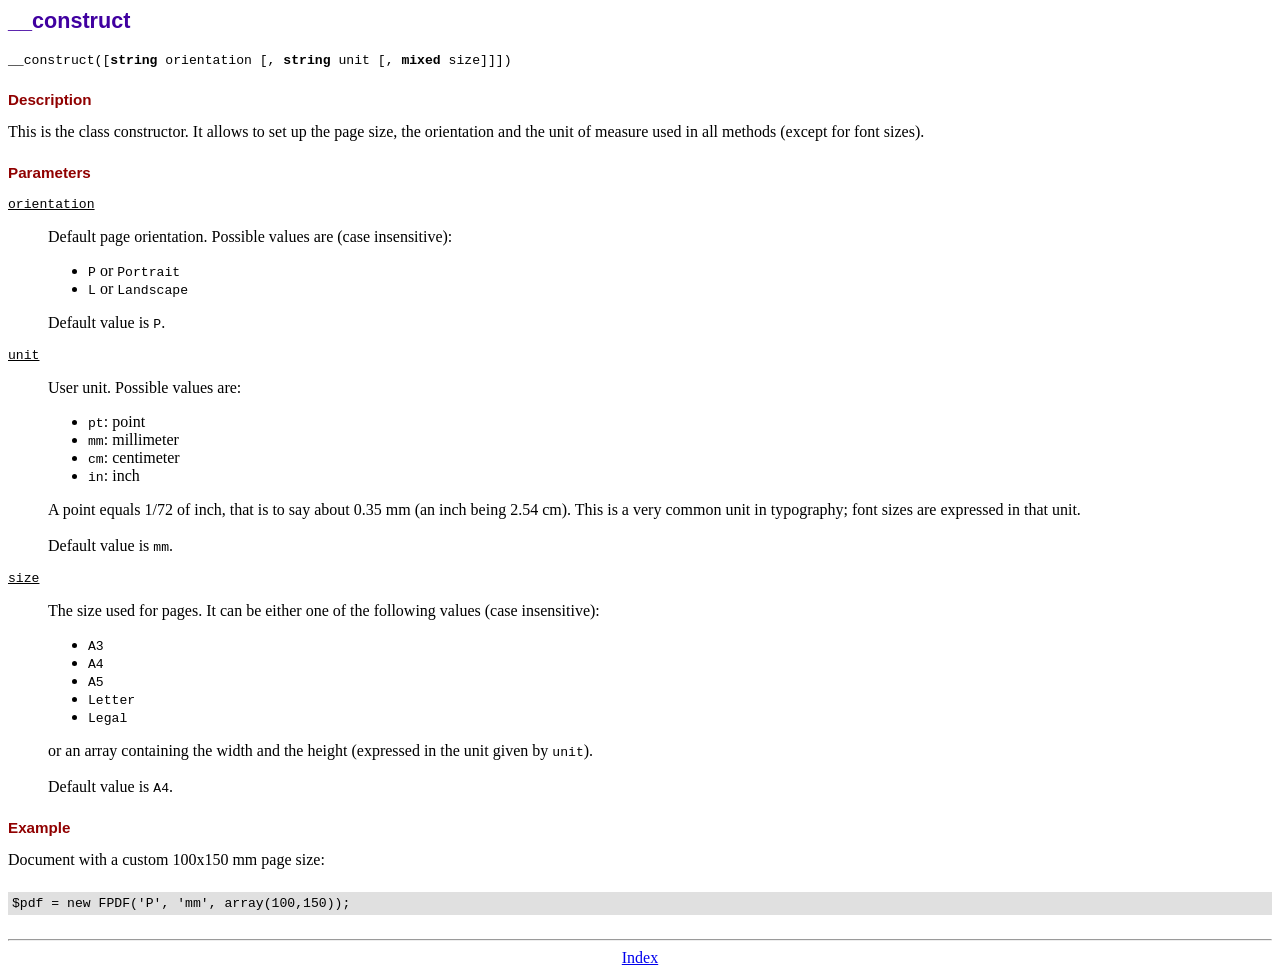
<file: 04_FPDF_PDF_Generation/fpdf19/doc/__construct.htm>
<!DOCTYPE html PUBLIC "-//W3C//DTD HTML 4.01 Transitional//EN">
<html>
<head>
<meta http-equiv="Content-Type" content="text/html; charset=UTF-8">
<title>__construct</title>
<link type="text/css" rel="stylesheet" href="../fpdf.css">
</head>
<body>
<h1>__construct</h1>
<code>__construct([<b>string</b> orientation [, <b>string</b> unit [, <b>mixed</b> size]]])</code>
<h2>Description</h2>
This is the class constructor. It allows to set up the page size, the orientation and the
unit of measure used in all methods (except for font sizes).
<h2>Parameters</h2>
<dl class="param">
<dt><code>orientation</code></dt>
<dd>
Default page orientation. Possible values are (case insensitive):
<ul>
<li><code>P</code> or <code>Portrait</code></li>
<li><code>L</code> or <code>Landscape</code></li>
</ul>
Default value is <code>P</code>.
</dd>
<dt><code>unit</code></dt>
<dd>
User unit. Possible values are:
<ul>
<li><code>pt</code>: point</li>
<li><code>mm</code>: millimeter</li>
<li><code>cm</code>: centimeter</li>
<li><code>in</code>: inch</li>
</ul>
A point equals 1/72 of inch, that is to say about 0.35 mm (an inch being 2.54 cm). This
is a very common unit in typography; font sizes are expressed in that unit.
<br>
<br>
Default value is <code>mm</code>.
</dd>
<dt><code>size</code></dt>
<dd>
The size used for pages. It can be either one of the following values (case insensitive):
<ul>
<li><code>A3</code></li>
<li><code>A4</code></li>
<li><code>A5</code></li>
<li><code>Letter</code></li>
<li><code>Legal</code></li>
</ul>
or an array containing the width and the height (expressed in the unit given by <code>unit</code>).<br>
<br>
Default value is <code>A4</code>.
</dd>
</dl>
<h2>Example</h2>
Document with a custom 100x150 mm page size:
<div class="doc-source">
<pre><code>$pdf = new FPDF('P', 'mm', array(100,150));</code></pre>
</div>
<hr style="margin-top:1.5em">
<div style="text-align:center"><a href="index.htm">Index</a></div>
</body>
</html>
</file>
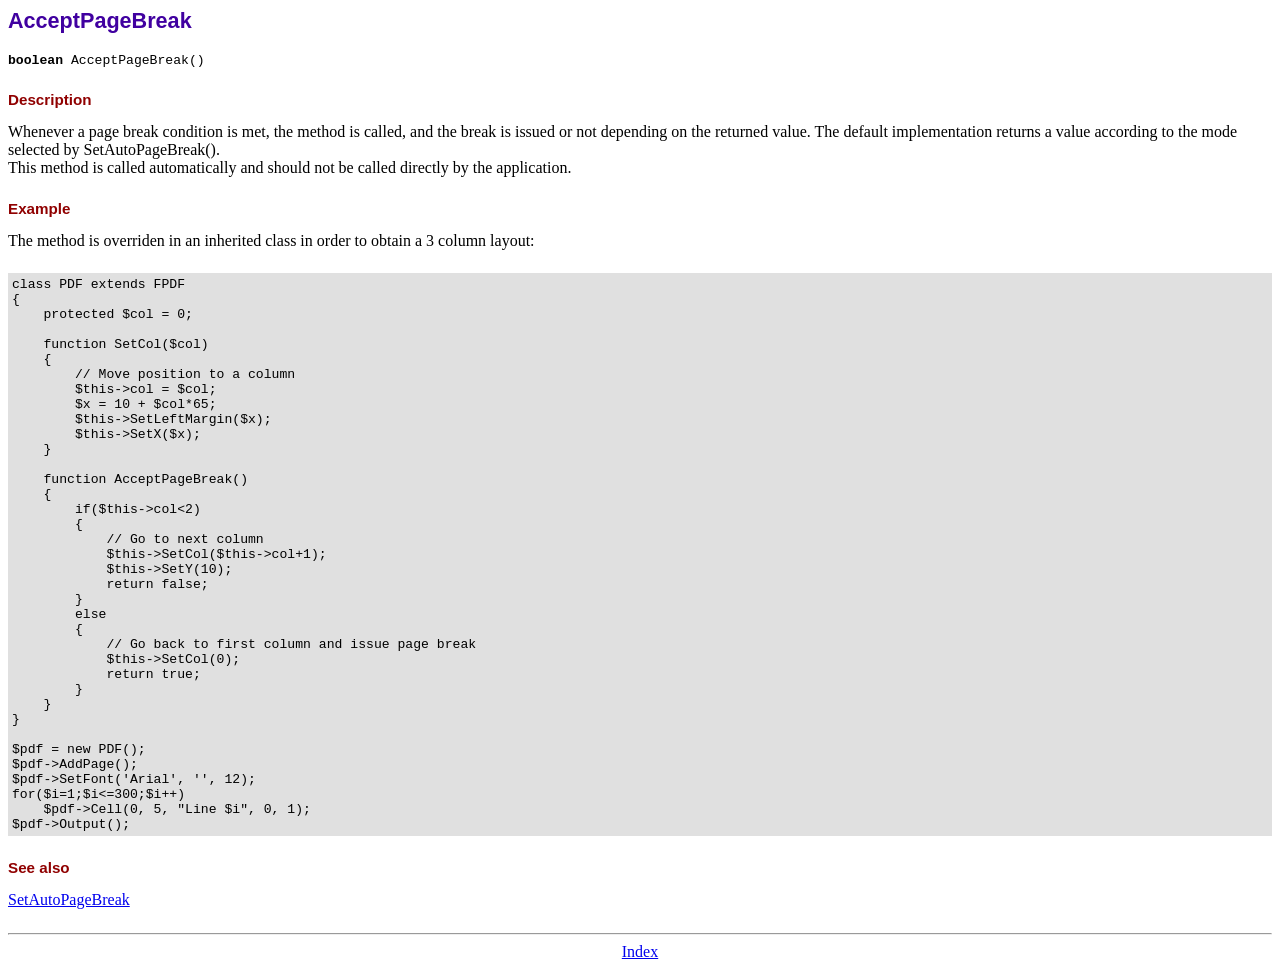
<file: 04_FPDF_PDF_Generation/fpdf19/doc/acceptpagebreak.htm>
<!DOCTYPE html PUBLIC "-//W3C//DTD HTML 4.01 Transitional//EN">
<html>
<head>
<meta http-equiv="Content-Type" content="text/html; charset=UTF-8">
<title>AcceptPageBreak</title>
<link type="text/css" rel="stylesheet" href="../fpdf.css">
</head>
<body>
<h1>AcceptPageBreak</h1>
<code><b>boolean</b> AcceptPageBreak()</code>
<h2>Description</h2>
Whenever a page break condition is met, the method is called, and the break is issued or not
depending on the returned value. The default implementation returns a value according to the
mode selected by SetAutoPageBreak().
<br>
This method is called automatically and should not be called directly by the application.
<h2>Example</h2>
The method is overriden in an inherited class in order to obtain a 3 column layout:
<div class="doc-source">
<pre><code>class PDF extends FPDF
{
    protected $col = 0;

    function SetCol($col)
    {
        // Move position to a column
        $this-&gt;col = $col;
        $x = 10 + $col*65;
        $this-&gt;SetLeftMargin($x);
        $this-&gt;SetX($x);
    }

    function AcceptPageBreak()
    {
        if($this-&gt;col&lt;2)
        {
            // Go to next column
            $this-&gt;SetCol($this-&gt;col+1);
            $this-&gt;SetY(10);
            return false;
        }
        else
        {
            // Go back to first column and issue page break
            $this-&gt;SetCol(0);
            return true;
        }
    }
}

$pdf = new PDF();
$pdf-&gt;AddPage();
$pdf-&gt;SetFont('Arial', '', 12);
for($i=1;$i&lt;=300;$i++)
    $pdf-&gt;Cell(0, 5, "Line $i", 0, 1);
$pdf-&gt;Output();</code></pre>
</div>
<h2>See also</h2>
<a href="setautopagebreak.htm">SetAutoPageBreak</a>
<hr style="margin-top:1.5em">
<div style="text-align:center"><a href="index.htm">Index</a></div>
</body>
</html>
</file>
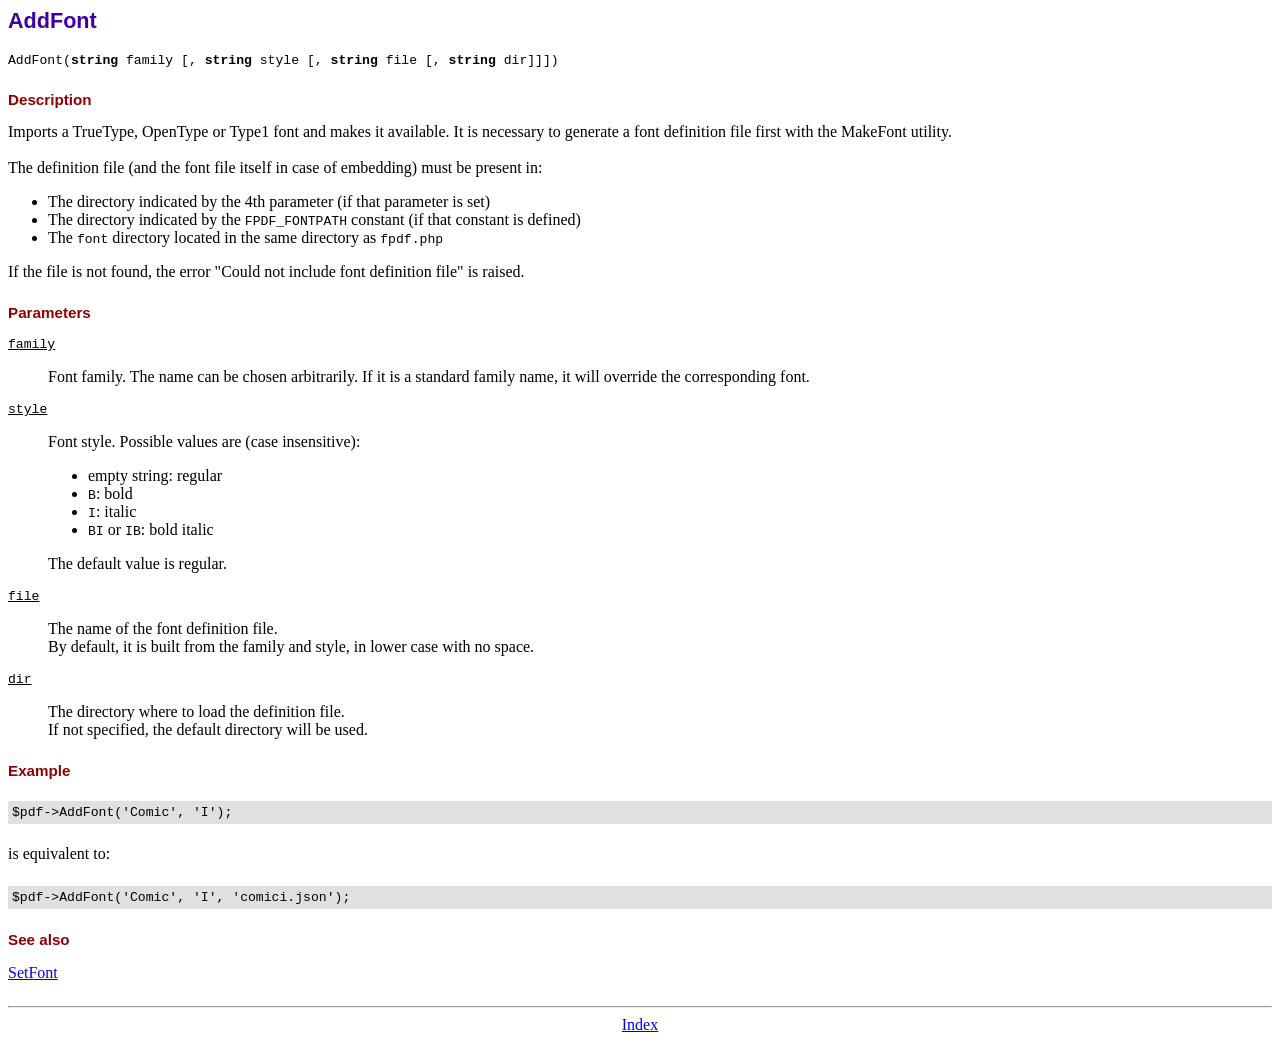
<file: 04_FPDF_PDF_Generation/fpdf19/doc/addfont.htm>
<!DOCTYPE html PUBLIC "-//W3C//DTD HTML 4.01 Transitional//EN">
<html>
<head>
<meta http-equiv="Content-Type" content="text/html; charset=UTF-8">
<title>AddFont</title>
<link type="text/css" rel="stylesheet" href="../fpdf.css">
</head>
<body>
<h1>AddFont</h1>
<code>AddFont(<b>string</b> family [, <b>string</b> style [, <b>string</b> file [, <b>string</b> dir]]])</code>
<h2>Description</h2>
Imports a TrueType, OpenType or Type1 font and makes it available. It is necessary to generate a font
definition file first with the MakeFont utility.
<br>
<br>
The definition file (and the font file itself in case of embedding) must be present in:
<ul>
<li>The directory indicated by the 4th parameter (if that parameter is set)</li>
<li>The directory indicated by the <code>FPDF_FONTPATH</code> constant (if that constant is defined)</li>
<li>The <code>font</code> directory located in the same directory as <code>fpdf.php</code></li>
</ul>
If the file is not found, the error "Could not include font definition file" is raised.
<h2>Parameters</h2>
<dl class="param">
<dt><code>family</code></dt>
<dd>
Font family. The name can be chosen arbitrarily. If it is a standard family name, it will
override the corresponding font.
</dd>
<dt><code>style</code></dt>
<dd>
Font style. Possible values are (case insensitive):
<ul>
<li>empty string: regular</li>
<li><code>B</code>: bold</li>
<li><code>I</code>: italic</li>
<li><code>BI</code> or <code>IB</code>: bold italic</li>
</ul>
The default value is regular.
</dd>
<dt><code>file</code></dt>
<dd>
The name of the font definition file.
<br>
By default, it is built from the family and style, in lower case with no space.
</dd>
<dt><code>dir</code></dt>
<dd>
The directory where to load the definition file.
<br>
If not specified, the default directory will be used.
</dd>
</dl>
<h2>Example</h2>
<div class="doc-source">
<pre><code>$pdf-&gt;AddFont('Comic', 'I');</code></pre>
</div>
is equivalent to:
<div class="doc-source">
<pre><code>$pdf-&gt;AddFont('Comic', 'I', 'comici.json');</code></pre>
</div>
<h2>See also</h2>
<a href="setfont.htm">SetFont</a>
<hr style="margin-top:1.5em">
<div style="text-align:center"><a href="index.htm">Index</a></div>
</body>
</html>
</file>
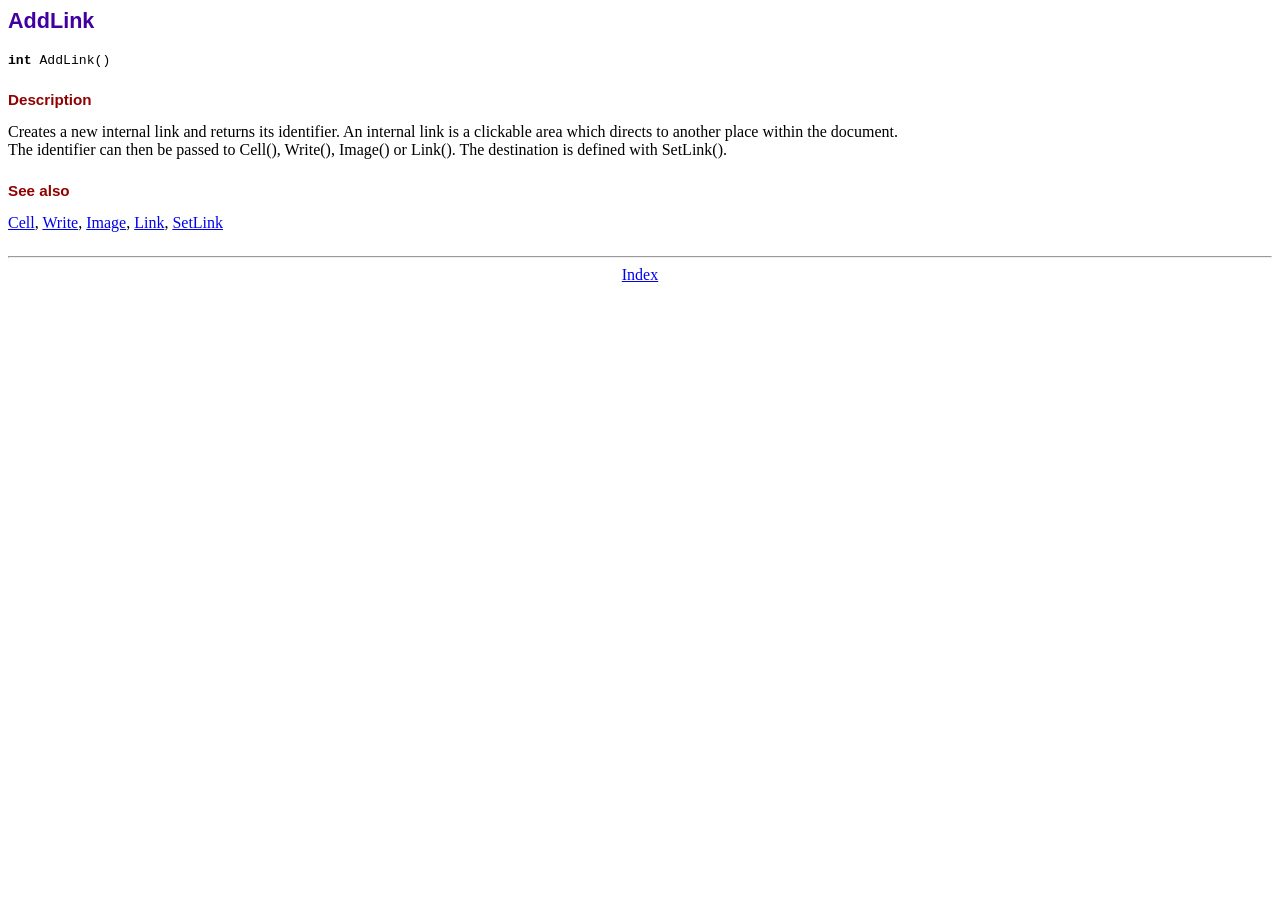
<file: 04_FPDF_PDF_Generation/fpdf19/doc/addlink.htm>
<!DOCTYPE html PUBLIC "-//W3C//DTD HTML 4.01 Transitional//EN">
<html>
<head>
<meta http-equiv="Content-Type" content="text/html; charset=UTF-8">
<title>AddLink</title>
<link type="text/css" rel="stylesheet" href="../fpdf.css">
</head>
<body>
<h1>AddLink</h1>
<code><b>int</b> AddLink()</code>
<h2>Description</h2>
Creates a new internal link and returns its identifier. An internal link is a clickable area
which directs to another place within the document.
<br>
The identifier can then be passed to Cell(), Write(), Image() or Link(). The destination is
defined with SetLink().
<h2>See also</h2>
<a href="cell.htm">Cell</a>,
<a href="write.htm">Write</a>,
<a href="image.htm">Image</a>,
<a href="link.htm">Link</a>,
<a href="setlink.htm">SetLink</a>
<hr style="margin-top:1.5em">
<div style="text-align:center"><a href="index.htm">Index</a></div>
</body>
</html>
</file>
<file: 08_RESTAPI_Integration/style.css>
@import url('https://fonts.googleapis.com/css2?family=Outfit:wght@300;400;500;600;700&display=swap');

:root {
  --primary: #6366f1;
  --primary-hover: #4f46e5;
  --secondary: #10b981;
  --secondary-hover: #059669;
  --bg-gradient-start: #e0e7ff;
  --bg-gradient-end: #f3e8ff;
  --card-bg: rgba(255, 255, 255, 0.6);
  --card-border: rgba(255, 255, 255, 0.4);
  --text-main: #1e293b;
  --text-muted: #64748b;
}

body {
  font-family: 'Outfit', sans-serif;
  background: linear-gradient(135deg, var(--bg-gradient-start), var(--bg-gradient-end));
  min-height: 100vh;
  display: flex;
  flex-direction: column;
  justify-content: center;
  color: var(--text-main);
  margin: 0;
}

.glass-card {
  background: var(--card-bg);
  backdrop-filter: blur(12px);
  -webkit-backdrop-filter: blur(12px);
  border: 1px solid var(--card-border);
  border-radius: 1.5rem;
  box-shadow: 0 10px 30px -10px rgba(0, 0, 0, 0.1);
  padding: 2.5rem;
  transition: transform 0.3s ease, box-shadow 0.3s ease;
}

.glass-card:hover {
  transform: translateY(-5px);
  box-shadow: 0 20px 40px -10px rgba(0, 0, 0, 0.15);
}

.title-glow {
  font-weight: 700;
  background: linear-gradient(to right, #4f46e5, #ec4899);
  -webkit-background-clip: text;
  background-clip: text;
  color: transparent;
  margin-bottom: 2rem;
}

.form-control {
  border-radius: 0.75rem;
  padding: 0.75rem 1rem;
  border: 1px solid rgba(255, 255, 255, 0.8);
  background: rgba(255, 255, 255, 0.8);
  transition: all 0.2s ease;
}

.form-control:focus {
  background: #fff;
  border-color: var(--primary);
  box-shadow: 0 0 0 0.25rem rgba(99, 102, 241, 0.25);
}

.btn-custom {
  border-radius: 0.75rem;
  padding: 0.75rem 1.5rem;
  font-weight: 600;
  transition: all 0.3s ease;
  border: none;
}

.btn-primary-custom {
  background: linear-gradient(135deg, var(--primary), var(--primary-hover));
  color: white;
  box-shadow: 0 4px 15px rgba(99, 102, 241, 0.4);
}

.btn-primary-custom:hover {
  transform: translateY(-2px);
  box-shadow: 0 6px 20px rgba(99, 102, 241, 0.6);
  color: white;
}

.btn-success-custom {
  background: linear-gradient(135deg, var(--secondary), var(--secondary-hover));
  color: white;
  box-shadow: 0 4px 15px rgba(16, 185, 129, 0.4);
}

.btn-success-custom:hover {
  transform: translateY(-2px);
  box-shadow: 0 6px 20px rgba(16, 185, 129, 0.6);
  color: white;
}

/* Toast container styling */
#toastContainer {
  position: fixed;
  top: 20px;
  right: 20px;
  z-index: 1055;
}

.toast {
  background: white;
  border-radius: 1rem;
  border: none;
  box-shadow: 0 10px 25px -5px rgba(0, 0, 0, 0.1);
}

.toast-header {
  border-radius: 1rem 1rem 0 0;
  border-bottom: 1px solid rgba(0,0,0,0.05);
}

.nav-links {
  margin-top: 1.5rem;
  text-align: center;
  font-size: 0.9rem;
}

.nav-links a {
  color: var(--primary);
  text-decoration: none;
  font-weight: 500;
  transition: color 0.2s ease;
}

.nav-links a:hover {
  color: var(--primary-hover);
  text-decoration: underline;
}
</file>
<file: 04_FPDF_PDF_Generation/fpdf19/fpdf.css>
body {font-family:"Times New Roman",serif}
h1 {font:bold 135% Arial,sans-serif; color:#4000A0; margin-bottom:0.9em}
h2 {font:bold 95% Arial,sans-serif; color:#900000; margin-top:1.5em; margin-bottom:1em}
dl.param dt {text-decoration:underline}
dl.param dd {margin-top:1em; margin-bottom:1em}
dl.param ul {margin-top:1em; margin-bottom:1em}
tt, code, kbd {font-family:"Courier New",Courier,monospace; font-size:82%}
div.source {margin-top:1.4em; margin-bottom:1.3em}
div.source pre {display:table; border:1px solid #24246A; width:100%; margin:0em; font-family:inherit; font-size:100%}
div.source code {display:block; border:1px solid #C5C5EC; background-color:#F0F5FF; padding:6px; color:#000000}
div.doc-source {margin-top:1.4em; margin-bottom:1.3em}
div.doc-source pre {display:table; width:100%; margin:0em; font-family:inherit; font-size:100%}
div.doc-source code {display:block; background-color:#E0E0E0; padding:4px}
.kw {color:#000080; font-weight:bold}
.str {color:#CC0000}
.cmt {color:#008000}
p.demo {text-align:center; margin-top:-0.9em}
a.demo {text-decoration:none; font-weight:bold; color:#0000CC}
a.demo:link {text-decoration:none; font-weight:bold; color:#0000CC}
a.demo:hover {text-decoration:none; font-weight:bold; color:#0000FF}
a.demo:active {text-decoration:none; font-weight:bold; color:#0000FF}
</file>
<file: 04_FPDF_PDF_Generation/fpdf.css>
body {font-family:"Times New Roman",serif}
h1 {font:bold 135% Arial,sans-serif; color:#4000A0; margin-bottom:0.9em}
h2 {font:bold 95% Arial,sans-serif; color:#900000; margin-top:1.5em; margin-bottom:1em}
dl.param dt {text-decoration:underline}
dl.param dd {margin-top:1em; margin-bottom:1em}
dl.param ul {margin-top:1em; margin-bottom:1em}
tt, code, kbd {font-family:"Courier New",Courier,monospace; font-size:82%}
div.source {margin-top:1.4em; margin-bottom:1.3em}
div.source pre {display:table; border:1px solid #24246A; width:100%; margin:0em; font-family:inherit; font-size:100%}
div.source code {display:block; border:1px solid #C5C5EC; background-color:#F0F5FF; padding:6px; color:#000000}
div.doc-source {margin-top:1.4em; margin-bottom:1.3em}
div.doc-source pre {display:table; width:100%; margin:0em; font-family:inherit; font-size:100%}
div.doc-source code {display:block; background-color:#E0E0E0; padding:4px}
.kw {color:#000080; font-weight:bold}
.str {color:#CC0000}
.cmt {color:#008000}
p.demo {text-align:center; margin-top:-0.9em}
a.demo {text-decoration:none; font-weight:bold; color:#0000CC}
a.demo:link {text-decoration:none; font-weight:bold; color:#0000CC}
a.demo:hover {text-decoration:none; font-weight:bold; color:#0000FF}
a.demo:active {text-decoration:none; font-weight:bold; color:#0000FF}
</file>
